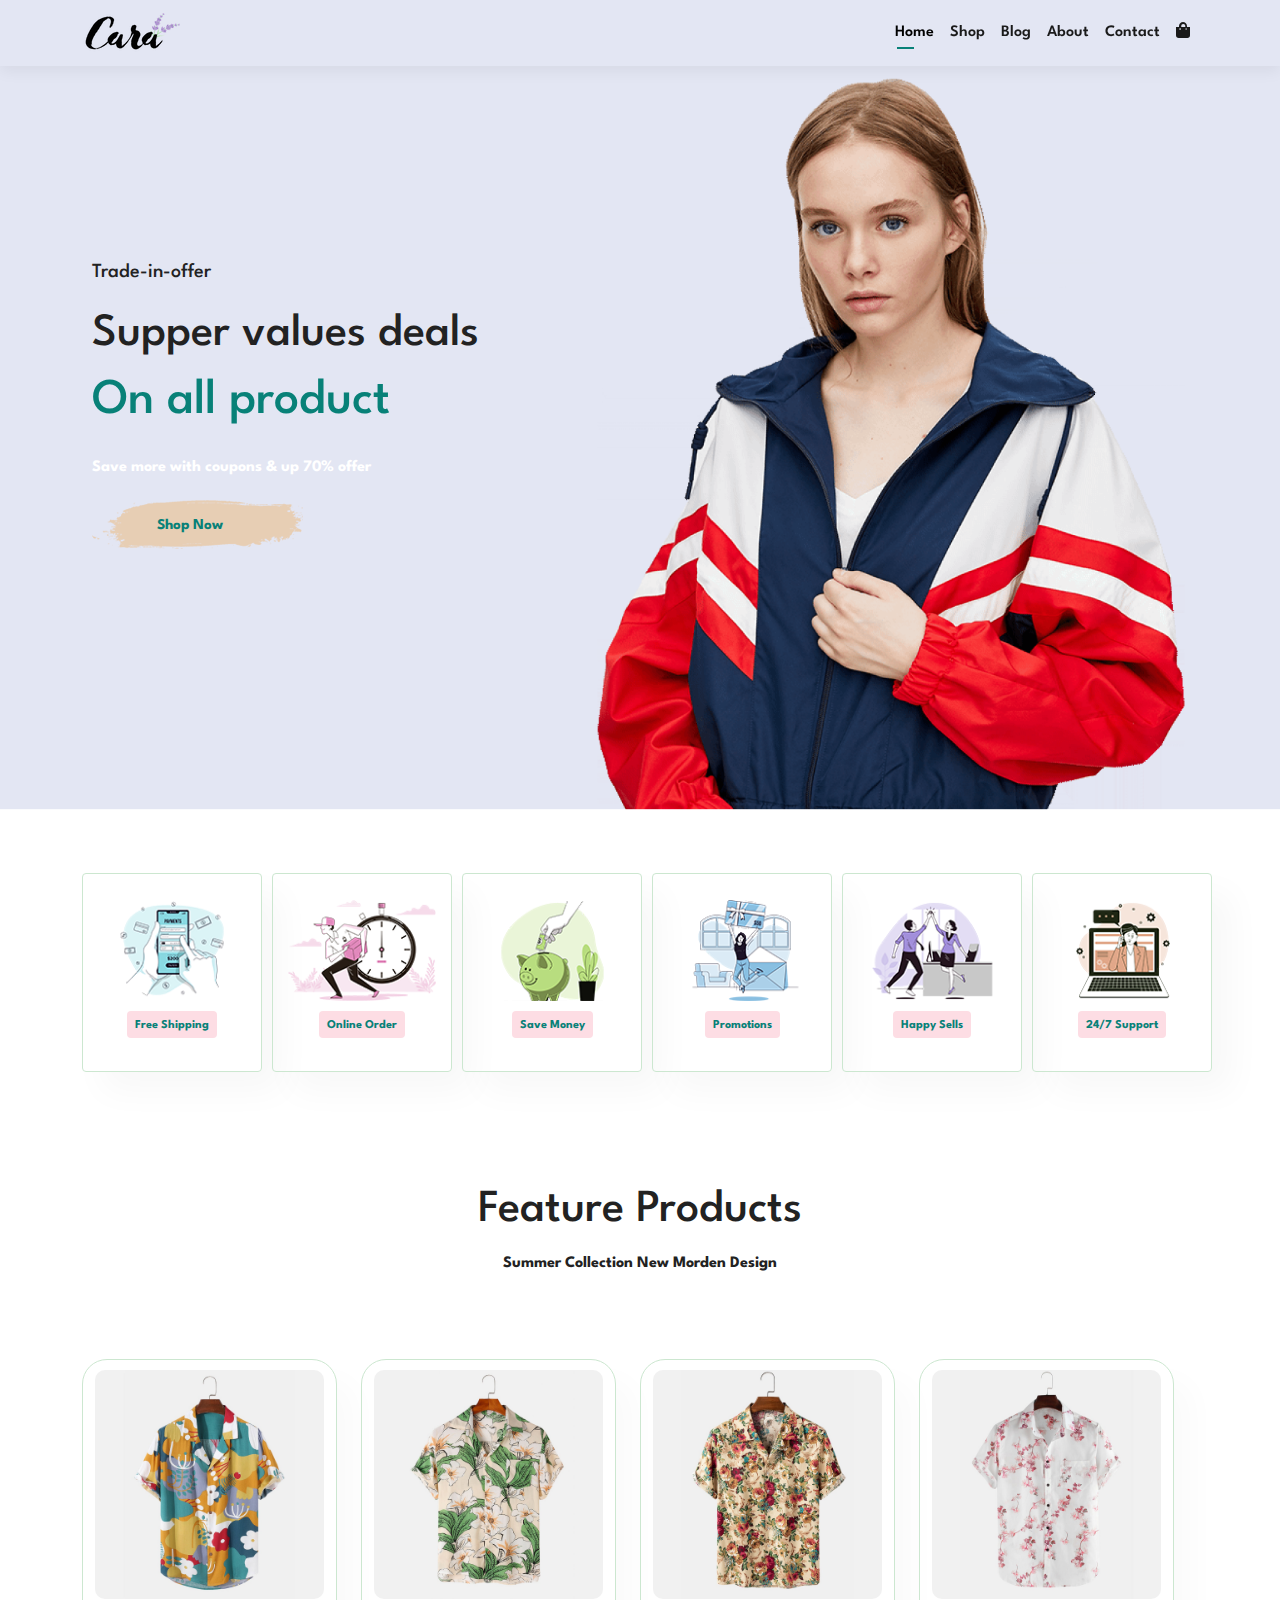
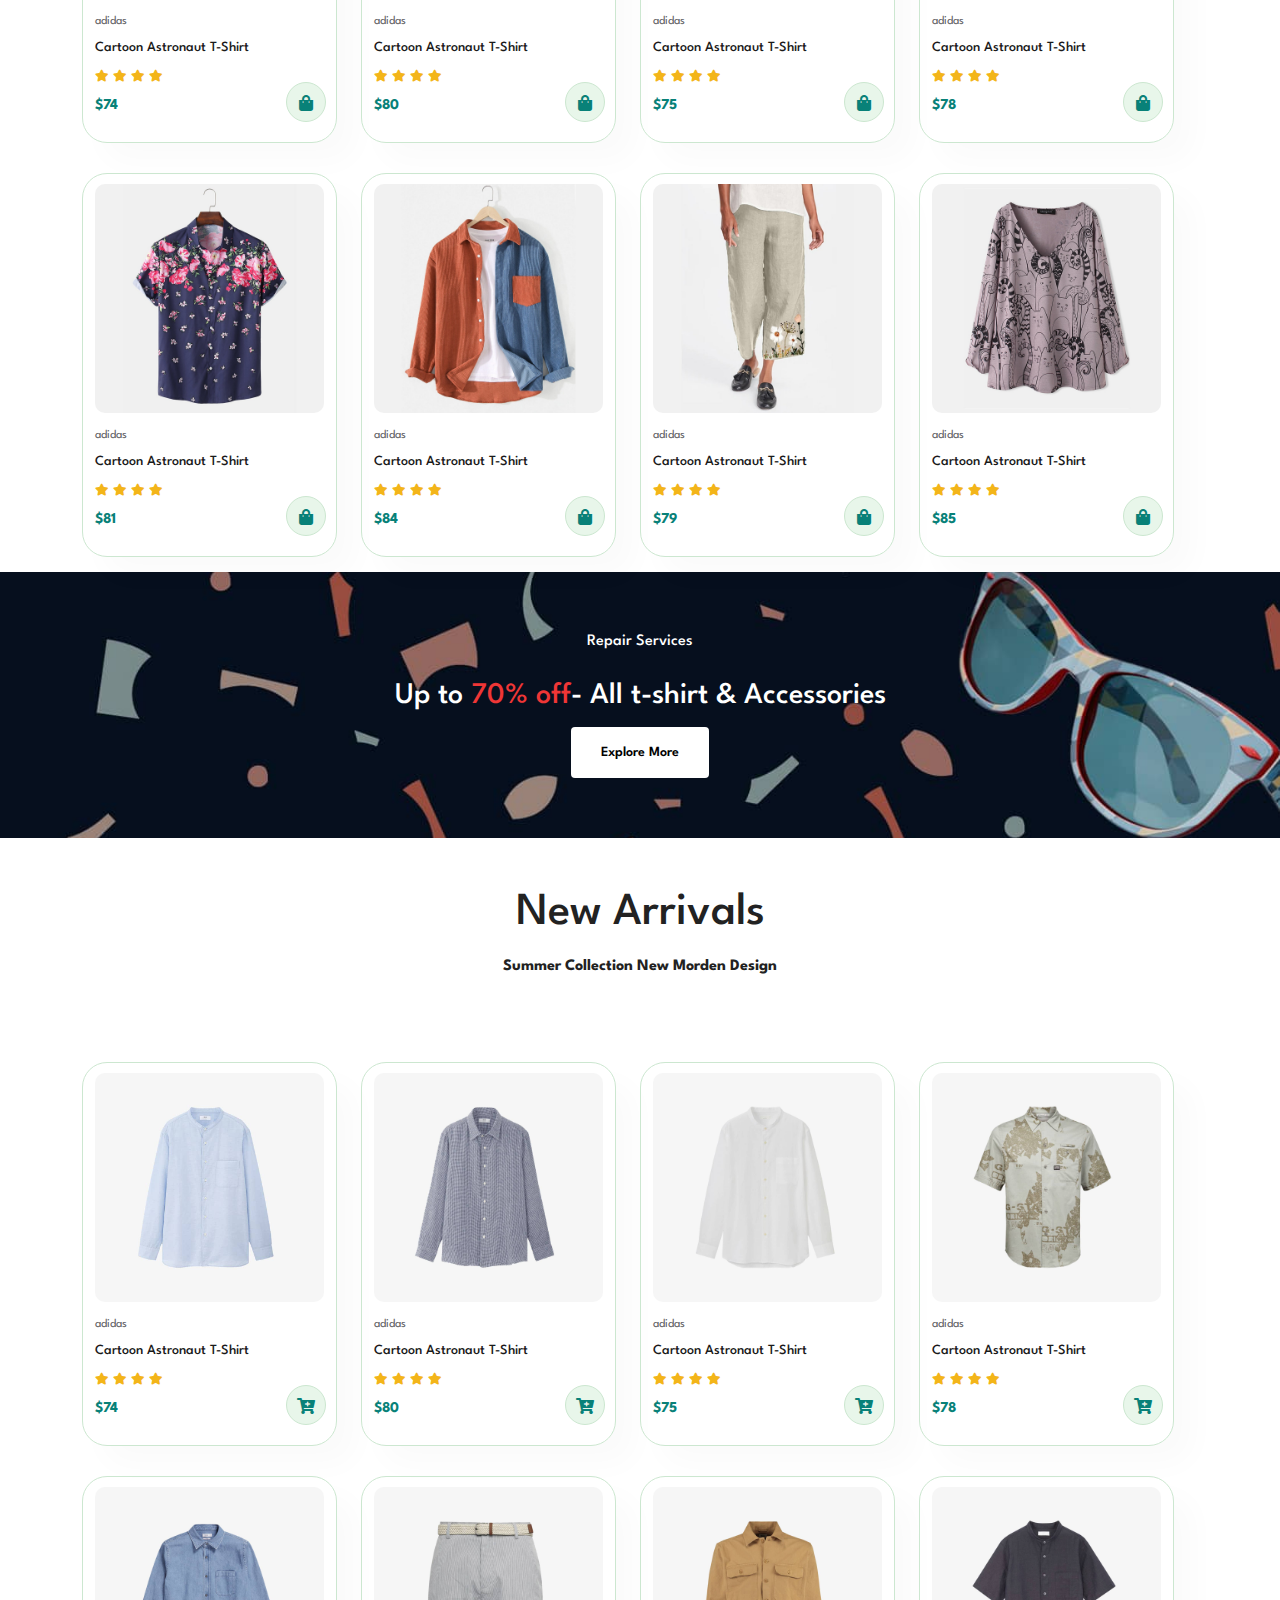
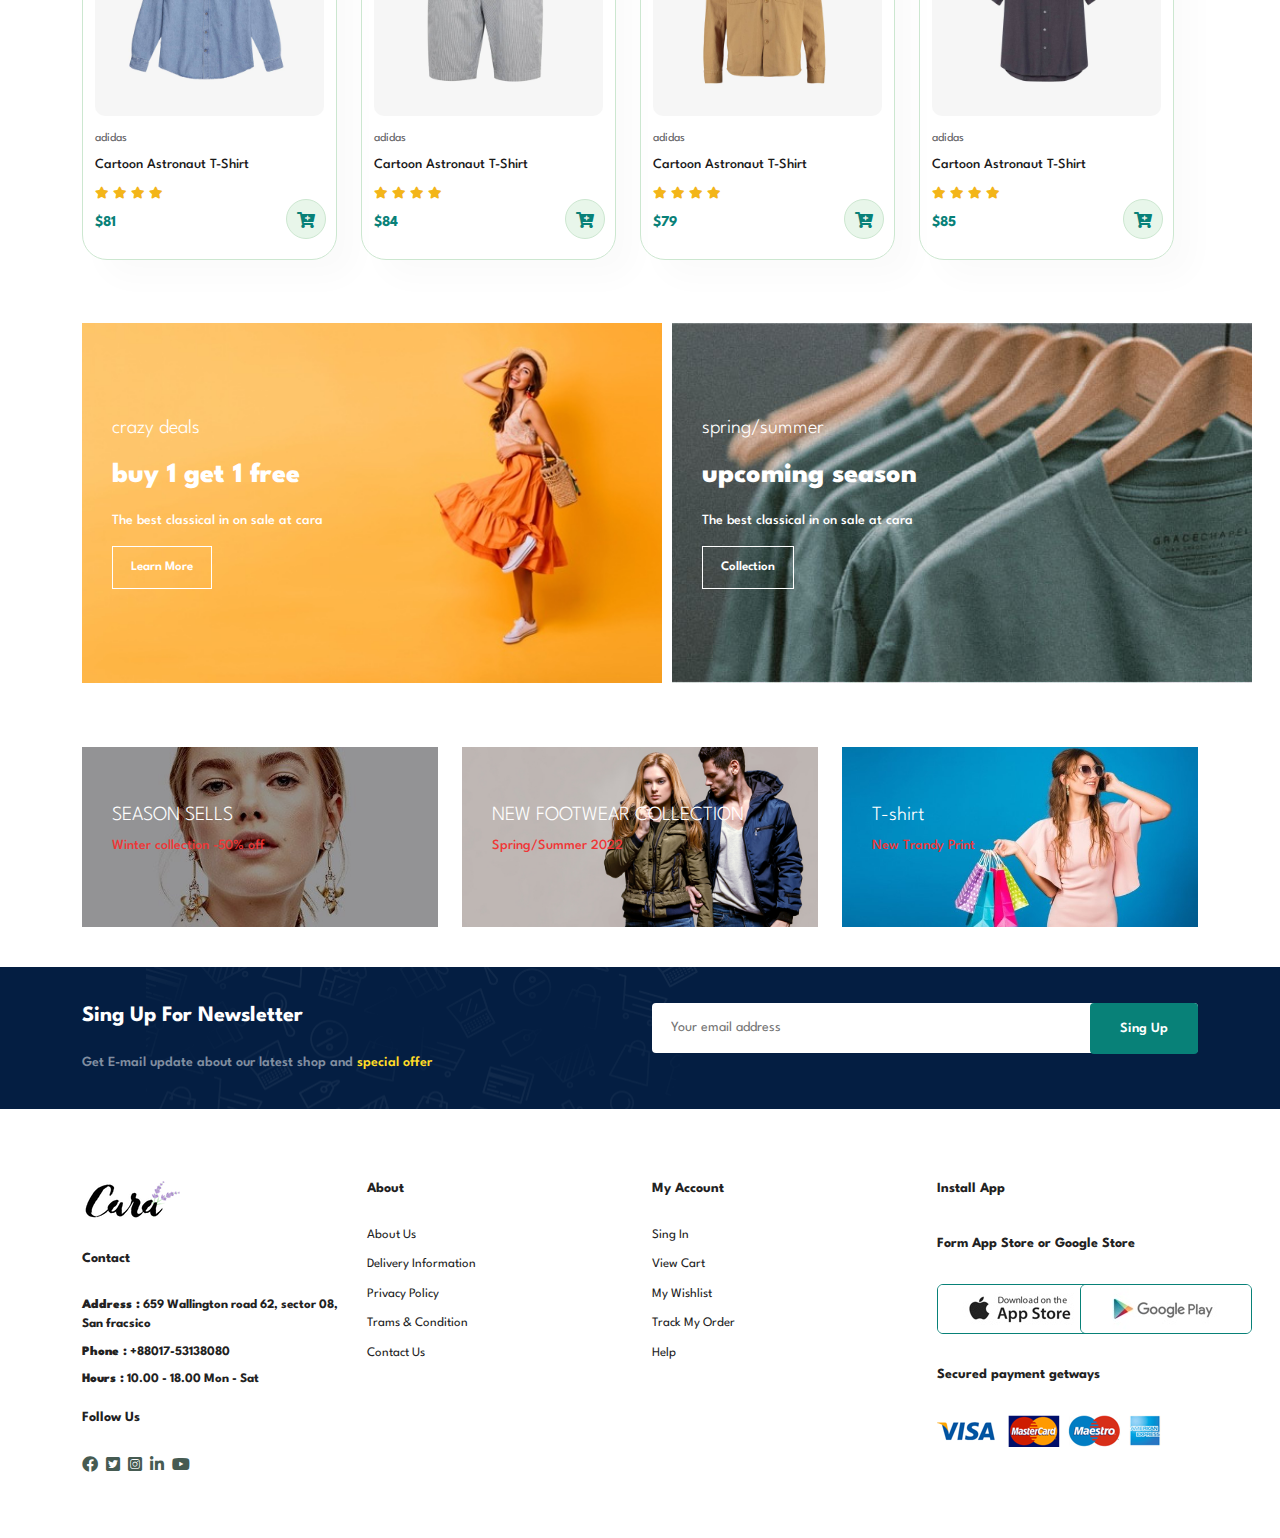
<file: index.html>
<!DOCTYPE html>
<html lang="en">
<head>
    <meta charset="UTF-8">
    <meta http-equiv="X-UA-Compatible" content="IE=edge">
    <meta name="viewport" content="width=device-width, initial-scale=1.0">
    <link rel="shortcut icon" href="/img/assets/favicon.ico" type="image/x-icon">

    <title>Ecommerce </title>
    <link href="https://cdn.jsdelivr.net/npm/bootstrap@5.1.3/dist/css/bootstrap.min.css" rel="stylesheet" >
    <!-- <link rel="stylesheet" href="./css/bootstrap.min.css"> -->
    <link rel="stylesheet" href="./css/fontawesome.css">
    <link rel="stylesheet" href="./css/style.css">
</head>
<body >


   <!-- header start here -->

   <nav class="navbar navbar-expand-lg fixed-top  ">
    <div class="container">
      <a class="navbar-brand" href="#">
          <img src="./img/img/logo.png" alt="">
      </a>
      <button class="navbar-toggler" type="button" data-bs-toggle="collapse" data-bs-target="#navbarNav" aria-controls="navbarNav" aria-expanded="false" aria-label="Toggle navigation">
        <span class="navbar-toggler-icon"></span>
      </button>
      <div class="collapse navbar-collapse" id="navbarNav">
        <ul class="navbar-nav ms-auto">
          <li class="nav-item">
            <a class="nav-link active" aria-current="page" href="index.html">Home</a>
          </li>
          <li class="nav-item">
            <a class="nav-link" href="shop.html">Shop</a>
          </li>
          <li class="nav-item">
            <a class="nav-link" href="blog.html">Blog</a>
          </li>
          <li class="nav-item">
            <a class="nav-link" href="about.html">About</a>
          </li>
          <li class="nav-item">
            <a class="nav-link"  href="content.html">Contact</a>
          </li>
          <li class="nav-item">
            <a class="nav-link" href="cart.html">
                <i class="fas fa-shopping-bag"></i>
            </a>
          </li>
        </ul>
      </div>
    </div>
  </nav>

   <!-- header start end -->

    <!-- hero start here -->   
    <section class="hero" id="hero">
        <div class="container">
            <div class="row">
                <div class="col-md-12">
                    <div class="hero-content">                        
                            <h4>Trade-in-offer</h4>
                            <h2> Supper values deals</h2>
                            <h1>On all product</h1>
                            <p>Save more with coupons & up 70% offer</p>
                            <button>Shop Now</button>                     
                     </div>
                </div>                
            </div>
        </div>
    </section>
    <!-- hero end here -->   

    <!-- feature start here --> 
    <section class="feature py-5" id="feature">
        <div class="container">
            <div class="row">
                <div class="col-md-2">
                    <div class="fe-box">
                        <img src="./img/img/features/f1.png" alt="">
                        <h6>Free Shipping</h6>
                    </div>
                </div>
                <div class="col-md-2">
                    <div class="fe-box">
                        <img src="./img/img/features/f2.png" alt="">
                        <h6>Online Order</h6>
                    </div>
                </div>
                <div class="col-md-2">
                    <div class="fe-box">
                        <img src="./img/img/features/f3.png" alt="">
                        <h6>Save Money</h6>
                    </div>
                </div>
                <div class="col-md-2">
                    <div class="fe-box">
                        <img src="./img/img/features/f4.png" alt="">
                        <h6>Promotions</h6>
                    </div>
                </div>
                <div class="col-md-2">
                    <div class="fe-box">
                        <img src="./img/img/features/f5.png" alt="">
                        <h6>Happy Sells</h6>
                    </div>
                </div>
                <div class="col-md-2">
                    <div class="fe-box">
                        <img src="./img/img/features/f6.png" alt="">
                        <h6>24/7 Support</h6>
                    </div>
                </div>
            </div>
        </div>
    </section>
    <!-- feature end here --> 

    <!-- product start here --> 
    <section class="product" id="product">
        <div class="container">
            <div class="row">
                <div class="product-name py-5 text-center">
                    <h2>Feature Products</h2>
                    <p>Summer Collection New Morden Design</p>
                </div>
                    <div class="row">
                        <div class="col-md-3">
                            <div class="new-feature">
                                <div class="product-img">
                                    <img src="./img/img/products/f1.jpg" class="img-fluid" alt="">
                                    <div class="product-discription">
                                        <span>adidas</span>
                                        <h5>Cartoon Astronaut T-Shirt</h5>
                                        <div class="start">
                                            <i class="fas fa-star"></i>
                                            <i class="fas fa-star"></i>
                                            <i class="fas fa-star"></i>
                                            <i class="fas fa-star"></i>
                                        </div>
                                        <h4>$74</h4>
                                    </div>
                                    <a href="">
                                        <i class="fas fa-shopping-bag cart"></i>
                                    </a>
                                </div>
                            </div>
                        </div>
                        <div class="col-md-3">
                            <div class="new-feature">
                                <div class="product-img">
                                    <img src="./img/img/products/f2.jpg" class="img-fluid" alt="">
                                    <div class="product-discription">
                                        <span>adidas</span>
                                        <h5>Cartoon Astronaut T-Shirt</h5>
                                        <div class="start">
                                            <i class="fas fa-star"></i>
                                            <i class="fas fa-star"></i>
                                            <i class="fas fa-star"></i>
                                            <i class="fas fa-star"></i>
                                        </div>
                                        <h4>$80</h4>
                                    </div>
                                    <a href="">
                                        <i class="fas fa-shopping-bag cart"></i>
                                    </a>
                                </div>
                            </div>
                        </div>
                        <div class="col-md-3">
                            <div class="new-feature">
                                <div class="product-img">
                                    <img src="./img/img/products/f3.jpg" class="img-fluid" alt="">
                                    <div class="product-discription">
                                        <span>adidas</span>
                                        <h5>Cartoon Astronaut T-Shirt</h5>
                                        <div class="start">
                                            <i class="fas fa-star"></i>
                                            <i class="fas fa-star"></i>
                                            <i class="fas fa-star"></i>
                                            <i class="fas fa-star"></i>
                                        </div>
                                        <h4>$75</h4>
                                    </div>
                                    <a href="">
                                        <i class="fas fa-shopping-bag cart"></i>
                                    </a>
                                </div>
                            </div>
                        </div>
                        <div class="col-md-3">
                            <div class="new-feature">
                                <div class="product-img">
                                    <img src="./img/img/products/f4.jpg" class="img-fluid" alt="">
                                    <div class="product-discription">
                                        <span>adidas</span>
                                        <h5>Cartoon Astronaut T-Shirt</h5>
                                        <div class="start">
                                            <i class="fas fa-star"></i>
                                            <i class="fas fa-star"></i>
                                            <i class="fas fa-star"></i>
                                            <i class="fas fa-star"></i>
                                        </div>
                                        <h4>$78</h4>
                                    </div>
                                    <a href="">
                                        <i class="fas fa-shopping-bag cart"></i>
                                    </a>
                                </div>
                            </div>
                        </div>
                    </div>
                    <div class="row">
                        <div class="col-md-3">
                            <div class="new-feature">
                                <div class="product-img">
                                    <img src="./img/img/products/f5.jpg" class="img-fluid" alt="">
                                    <div class="product-discription">
                                        <span>adidas</span>
                                        <h5>Cartoon Astronaut T-Shirt</h5>
                                        <div class="start">
                                            <i class="fas fa-star"></i>
                                            <i class="fas fa-star"></i>
                                            <i class="fas fa-star"></i>
                                            <i class="fas fa-star"></i>
                                        </div>
                                        <h4>$81</h4>
                                    </div>
                                    <a href="">
                                        <i class="fas fa-shopping-bag cart"></i>
                                    </a>
                                </div>
                            </div>
                        </div>
                        <div class="col-md-3">
                            <div class="new-feature">
                                <div class="product-img">
                                    <img src="./img/img/products/f6.jpg" class="img-fluid" alt="">
                                    <div class="product-discription">
                                        <span>adidas</span>
                                        <h5>Cartoon Astronaut T-Shirt</h5>
                                        <div class="start">
                                            <i class="fas fa-star"></i>
                                            <i class="fas fa-star"></i>
                                            <i class="fas fa-star"></i>
                                            <i class="fas fa-star"></i>
                                        </div>
                                        <h4>$84</h4>
                                    </div>
                                    <a href="">
                                        <i class="fas fa-shopping-bag cart"></i>
                                    </a>
                                </div>
                            </div>
                        </div>
                        <div class="col-md-3">
                            <div class="new-feature">
                                <div class="product-img">
                                    <img src="./img/img/products/f7.jpg" class="img-fluid" alt="">
                                    <div class="product-discription">
                                        <span>adidas</span>
                                        <h5>Cartoon Astronaut T-Shirt</h5>
                                        <div class="start">
                                            <i class="fas fa-star"></i>
                                            <i class="fas fa-star"></i>
                                            <i class="fas fa-star"></i>
                                            <i class="fas fa-star"></i>
                                        </div>
                                        <h4>$79</h4>
                                    </div>
                                    <a href="">
                                        <i class="fas fa-shopping-bag cart"></i>
                                    </a>
                                </div>
                            </div>
                        </div>
                        <div class="col-md-3">
                            <div class="new-feature">
                                <div class="product-img">
                                    <img src="./img/img/products/f8.jpg" class="img-fluid" alt="">
                                    <div class="product-discription">
                                        <span>adidas</span>
                                        <h5>Cartoon Astronaut T-Shirt</h5>
                                        <div class="start">
                                            <i class="fas fa-star"></i>
                                            <i class="fas fa-star"></i>
                                            <i class="fas fa-star"></i>
                                            <i class="fas fa-star"></i>
                                        </div>
                                        <h4>$85</h4>
                                    </div>
                                    <a href="">
                                        <i class="fas fa-shopping-bag cart"></i>
                                    </a>
                                </div>
                            </div>
                        </div>
                    </div>
            </div>
        </div>
    </section>
    <!-- product end here --> 

    <!-- banner start here --> 
    <section class="banner text-center py-5" id="banner">
        <div class="container">
            <div class="row">
                <div class="col-md-12">
                    <div class="banner-content">
                        <h4>Repair Services</h4>
                        <h2>Up to <span>70% off</span>- All t-shirt & Accessories</h2>
                        <button class="normal">Explore More</button>
                    </div>
                </div>
            </div>
        </div>
    </section>
    <!-- banner end here --> 

    <!-- product start here --> 
    <section class="product" id="product">
        <div class="container">
            <div class="row">
                <div class="product-name py-5 text-center">
                    <h2>New Arrivals</h2>
                    <p>Summer Collection New Morden Design</p>
                </div>
                    <div class="row">
                        <div class="col-md-3">
                            <div class="new-feature">
                                <div class="product-img">
                                    <img src="./img/img/products/n1.jpg" class="img-fluid" alt="">
                                    <div class="product-discription">
                                        <span>adidas</span>
                                        <h5>Cartoon Astronaut T-Shirt</h5>
                                        <div class="start">
                                            <i class="fas fa-star"></i>
                                            <i class="fas fa-star"></i>
                                            <i class="fas fa-star"></i>
                                            <i class="fas fa-star"></i>
                                        </div>
                                        <h4>$74</h4>
                                    </div>
                                    <a href="">
                                        <i class="fas fa-cart-plus cart"></i>
                                    </a>
                                </div>
                            </div>
                        </div>
                        <div class="col-md-3">
                            <div class="new-feature">
                                <div class="product-img">
                                    <img src="./img/img/products/n2.jpg" class="img-fluid" alt="">
                                    <div class="product-discription">
                                        <span>adidas</span>
                                        <h5>Cartoon Astronaut T-Shirt</h5>
                                        <div class="start">
                                            <i class="fas fa-star"></i>
                                            <i class="fas fa-star"></i>
                                            <i class="fas fa-star"></i>
                                            <i class="fas fa-star"></i>
                                        </div>
                                        <h4>$80</h4>
                                    </div>
                                    <a href="">
                                        <i class="fas fa-cart-plus cart"></i>
                                    </a>
                                </div>
                            </div>
                        </div>
                        <div class="col-md-3">
                            <div class="new-feature">
                                <div class="product-img">
                                    <img src="./img/img/products/n3.jpg" class="img-fluid" alt="">
                                    <div class="product-discription">
                                        <span>adidas</span>
                                        <h5>Cartoon Astronaut T-Shirt</h5>
                                        <div class="start">
                                            <i class="fas fa-star"></i>
                                            <i class="fas fa-star"></i>
                                            <i class="fas fa-star"></i>
                                            <i class="fas fa-star"></i>
                                        </div>
                                        <h4>$75</h4>
                                    </div>
                                    <a href="">
                                        <i class="fas fa-cart-plus cart"></i>
                                    </a>
                                </div>
                            </div>
                        </div>
                        <div class="col-md-3">
                            <div class="new-feature">
                                <div class="product-img">
                                    <img src="./img/img/products/n4.jpg" class="img-fluid" alt="">
                                    <div class="product-discription">
                                        <span>adidas</span>
                                        <h5>Cartoon Astronaut T-Shirt</h5>
                                        <div class="start">
                                            <i class="fas fa-star"></i>
                                            <i class="fas fa-star"></i>
                                            <i class="fas fa-star"></i>
                                            <i class="fas fa-star"></i>
                                        </div>
                                        <h4>$78</h4>
                                    </div>
                                    <a href="">
                                        <i class="fas fa-cart-plus cart"></i>
                                    </a>
                                </div>
                            </div>
                        </div>
                    </div>
                    <div class="row">
                        <div class="col-md-3">
                            <div class="new-feature">
                                <div class="product-img">
                                    <img src="./img/img/products/n5.jpg" class="img-fluid" alt="">
                                    <div class="product-discription">
                                        <span>adidas</span>
                                        <h5>Cartoon Astronaut T-Shirt</h5>
                                        <div class="start">
                                            <i class="fas fa-star"></i>
                                            <i class="fas fa-star"></i>
                                            <i class="fas fa-star"></i>
                                            <i class="fas fa-star"></i>
                                        </div>
                                        <h4>$81</h4>
                                    </div>
                                    <a href="">
                                        <i class="fas fa-cart-plus cart"></i>
                                    </a>
                                </div>
                            </div>
                        </div>
                        <div class="col-md-3">
                            <div class="new-feature">
                                <div class="product-img">
                                    <img src="./img/img/products/n6.jpg" class="img-fluid" alt="">
                                    <div class="product-discription">
                                        <span>adidas</span>
                                        <h5>Cartoon Astronaut T-Shirt</h5>
                                        <div class="start">
                                            <i class="fas fa-star"></i>
                                            <i class="fas fa-star"></i>
                                            <i class="fas fa-star"></i>
                                            <i class="fas fa-star"></i>
                                        </div>
                                        <h4>$84</h4>
                                    </div>
                                    <a href="">
                                        <i class="fas fa-cart-plus cart"></i>
                                    </a>
                                </div>
                            </div>
                        </div>
                        <div class="col-md-3">
                            <div class="new-feature">
                                <div class="product-img">
                                    <img src="./img/img/products/n7.jpg" class="img-fluid" alt="">
                                    <div class="product-discription">
                                        <span>adidas</span>
                                        <h5>Cartoon Astronaut T-Shirt</h5>
                                        <div class="start">
                                            <i class="fas fa-star"></i>
                                            <i class="fas fa-star"></i>
                                            <i class="fas fa-star"></i>
                                            <i class="fas fa-star"></i>
                                        </div>
                                        <h4>$79</h4>
                                    </div>
                                    <a href="">
                                        <i class="fas fa-cart-plus cart"></i>
                                    </a>
                                </div>
                            </div>
                        </div>
                        <div class="col-md-3">
                            <div class="new-feature">
                                <div class="product-img">
                                    <img src="./img/img/products/n8.jpg" class="img-fluid" alt="">
                                    <div class="product-discription">
                                        <span>adidas</span>
                                        <h5>Cartoon Astronaut T-Shirt</h5>
                                        <div class="start">
                                            <i class="fas fa-star"></i>
                                            <i class="fas fa-star"></i>
                                            <i class="fas fa-star"></i>
                                            <i class="fas fa-star"></i>
                                        </div>
                                        <h4>$85</h4>
                                    </div>
                                    <a href="">
                                        <i class="fas fa-cart-plus cart"></i>
                                    </a>
                                </div>
                            </div>
                        </div>
                    </div>
            </div>
        </div>
    </section>
    <!-- product end here -->

    <!-- sm-banner start here --> 
    <section class="sm-banner py-5" id="sm-banner">
        <div class="container">
            <div class="row">
                <div class="col-md-6">
                    <div class="banner-box">
                        <h4>crazy deals</h4>
                        <h2>buy 1 get 1 free</h2>
                         <span>The best classical in on sale at cara</span>
                         <button class="white">Learn More</button>
                    </div>
                 </div>
                 
                 <div class="col-md-6">
                    <div class="banner-box banner-box-2">
                        <h4>spring/summer</h4>
                        <h2>upcoming season</h2>
                         <span>The best classical in on sale at cara</span>
                         <button class="white">Collection</button>
                    </div>
                 </div>
            </div>
        </div>
    </section>
    <!-- sm-banner end here --> 

    <!-- banner3 start here --> 
      <section class="banner3 py-3" id="banner3">
          <div class="container">
              <div class="row">
                  <div class="col-md-4">
                      <div class="banner-content-3">
                          <h3>SEASON SELLS</h3>
                          <span>Winter collection -50% off</span>
                      </div>
                  </div>
                  <div class="col-md-4">
                      <div class="banner-content-3 img-1">
                          <h3>NEW FOOTWEAR COLLECTION</h3>
                          <span>Spring/Summer 2022</span>
                      </div>
                  </div>
                  <div class="col-md-4">
                      <div class="banner-content-3 img-2">
                          <h3>T-shirt</h3>
                          <span>New Trandy Print</span>
                      </div>
                  </div>
              </div>
          </div>
      </section>
   
    <!-- banner3 end here --> 

    <!-- newsletter start here --> 
    <section class="newsletter py-3 my-4" id="newsletter">
        <div class="container">
            <div class="row">
                <div class="col-md-6">
                    <div class="news">
                        <h4>Sing Up For Newsletter</h4>
                        <p>Get E-mail update about our latest shop and <span>special offer</span></p>
                    </div>
                </div>
                <div class="col-md-6">
                    <div class="form">
                        <input type="text" placeholder="Your email address">
                        <button class="normal">Sing Up</button>
                    </div>
                </div>
            </div>
        </div>
    </section>
    <!-- newsletter end here --> 

    <!-- footer start here -->
      <footer class="footer pt-5" id="footer">
          <div class="container">
              <div class="row">
                  <div class="col-md-3">
                    <div class="footer-1">
                        <img src="./img/img/logo.png" class="img-fluid logo" alt="">
                        <h4>Contact</h4>
                        <p> <strong>Address :</strong> 659 Wallington road 62, sector 08, San fracsico </p>
                        <p> <strong>Phone :</strong> +88017-53138080 </p>
                        <p> <strong>Hours :</strong> 10.00 -  18.00  Mon - Sat </p>
                        <div class="follow">
                            <h4>Follow Us</h4>
                            <div class="icon">
                                <i class="fab fa-facebook"></i>
                                <i class="fab fa-twitter-square"></i>
                                <i class="fab fa-instagram-square"></i>
                                <i class="fab fa-linkedin-in"></i>
                                <i class="fab fa-youtube"></i>
                            </div>
                        </div>
                    </div>  
                  </div>
                  <div class="col-md-3">
                      <div class="footer-2">
                          <h4>About</h4>
                          <a href="#">About Us</a>
                          <a href="#">Delivery Information</a>
                          <a href="#">Privacy Policy</a>
                          <a href="#">Trams & Condition</a>
                          <a href="#">Contact Us</a>
                      </div>
                  </div>
                  <div class="col-md-3">
                    <div class="footer-3">
                        <h4>My Account</h4>
                        <a href="#">Sing In</a>
                        <a href="#">View Cart</a>
                        <a href="#">My Wishlist</a>
                        <a href="#">Track My Order</a>
                        <a href="#">Help</a>
                    </div>
                  </div>
                  <div class="col-md-3">
                      <div class="footer-4">
                          <h4>Install App</h4>
                          <p>Form App Store or Google Store</p>
                          <div class="row">
                              <div class="col-md-6">
                               <div class="pay">
                                <img src="./img/img/pay/app.jpg" alt="">
                               </div>
                              </div>
                              <div class="col-md-6">
                                  <div class="pay">
                                    <img src="./img/img/pay/play.jpg" alt="">
                                  </div>
                              </div>
                          </div>
                          <p>Secured payment getways</p>
                          <img src="./img/img/pay/pay.png" alt="">
                      </div>
                  </div>
              </div>
          </div>
          <div class="copyRight">
              <p>2-22022 All Reserve By Ahsan</p>
          </div>
      </footer>
    <!-- footer end here -->

     
     <!-- bootstrap js -->
     <script src="https://cdn.jsdelivr.net/npm/bootstrap@5.1.3/dist/js/bootstrap.bundle.min.js" 
     ></script>
    <!-- <script ser="./js/bootstrap.bundle.min.js"></script>  -->
    <script src="./js/main.js"></script>
   
</body>
</html>
</file>
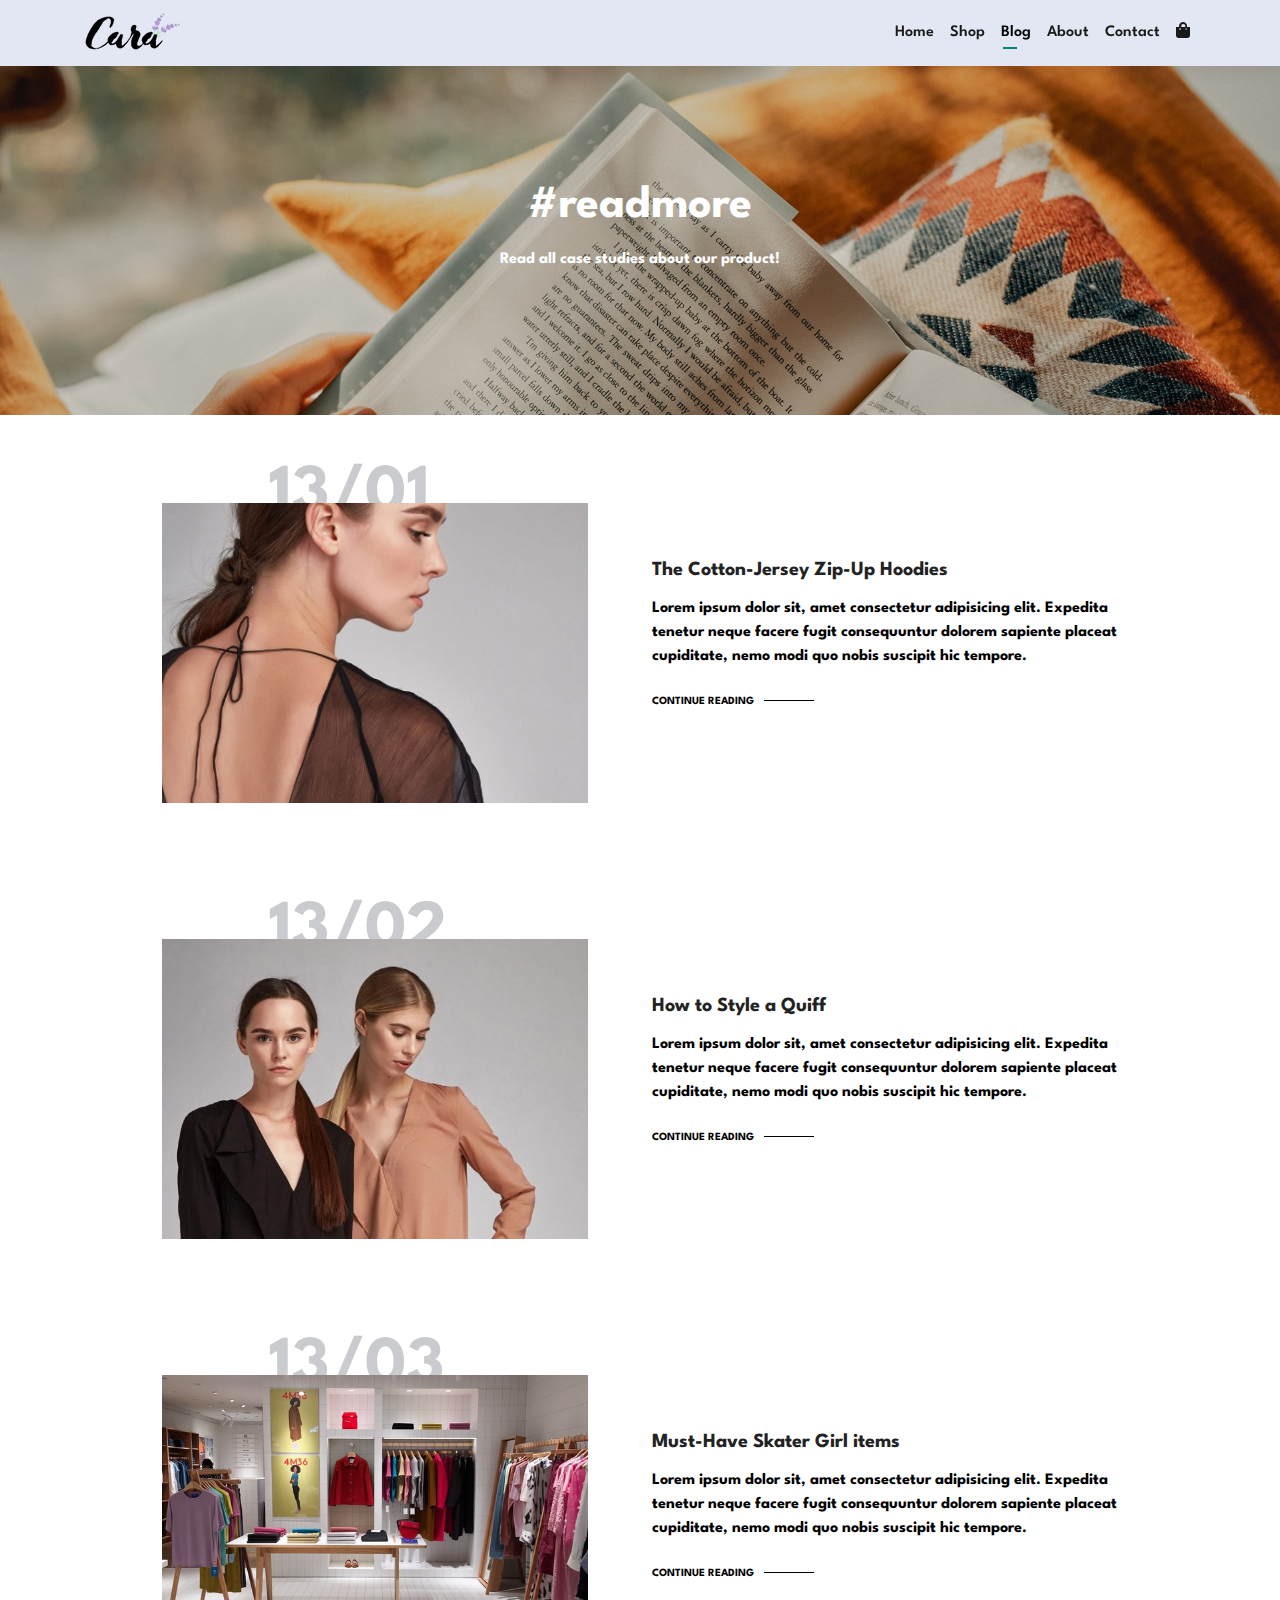
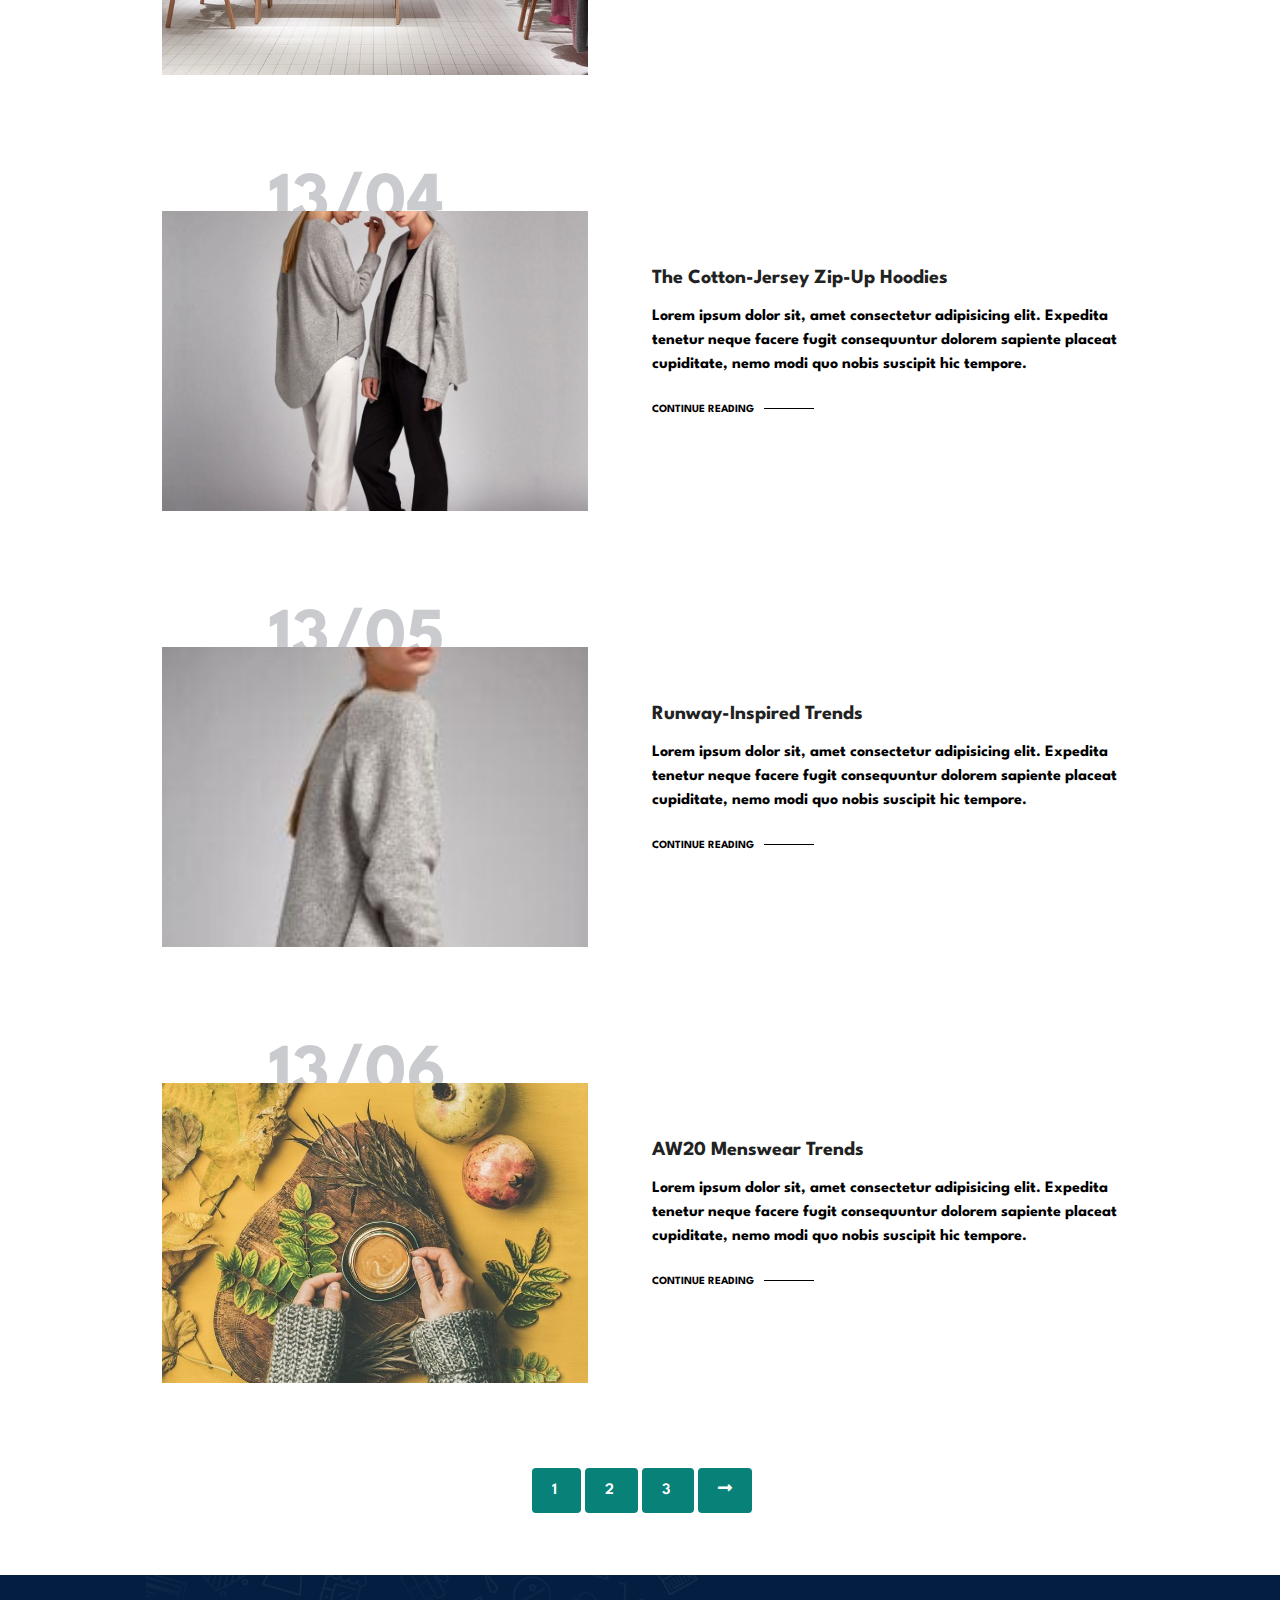
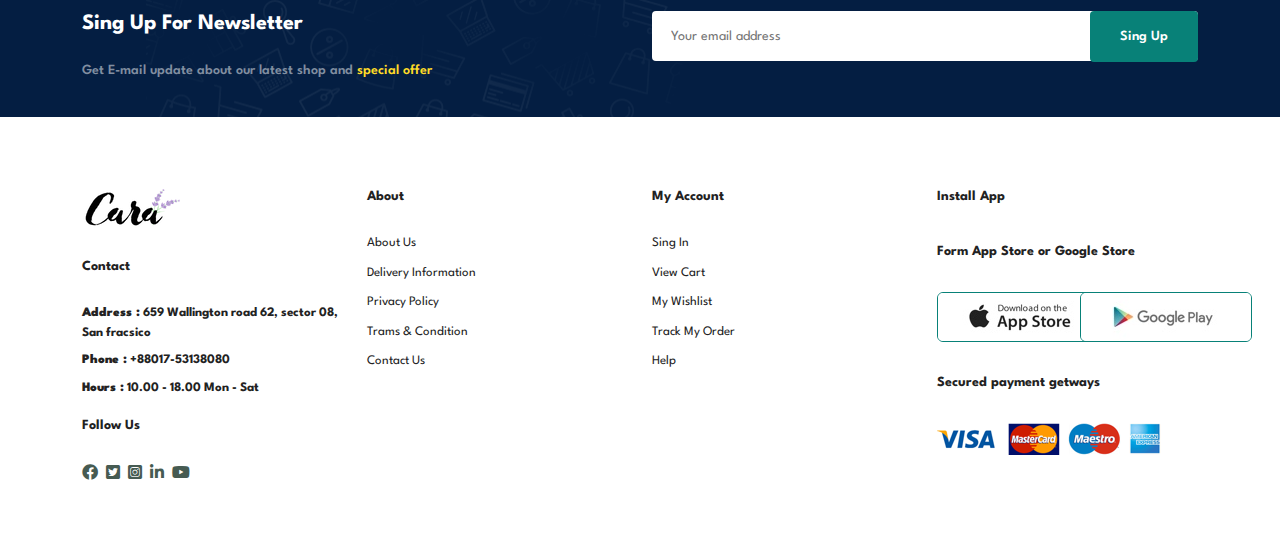
<file: blog.html>
<!DOCTYPE html>
<html lang="en">
<head>
    <meta charset="UTF-8">
    <meta http-equiv="X-UA-Compatible" content="IE=edge">
    <meta name="viewport" content="width=device-width, initial-scale=1.0">
    <link rel="shortcut icon" href="/img/assets/favicon.ico" type="image/x-icon">

    <title>Ecommerce </title>
    <link href="https://cdn.jsdelivr.net/npm/bootstrap@5.1.3/dist/css/bootstrap.min.css" rel="stylesheet" >
    <!-- <link rel="stylesheet" href="./css/bootstrap.min.css"> -->
    <link rel="stylesheet" href="./css/fontawesome.css">
    <link rel="stylesheet" href="./css/style.css">
</head>
<body >


   <!-- header start here -->

   <nav class="navbar navbar-expand-lg fixed-top  ">
    <div class="container">
      <a class="navbar-brand" href="#">
          <img src="./img/img/logo.png" alt="">
      </a>
      <button class="navbar-toggler" type="button" data-bs-toggle="collapse" data-bs-target="#navbarNav" aria-controls="navbarNav" aria-expanded="false" aria-label="Toggle navigation">
        <span class="navbar-toggler-icon"></span>
      </button>
      <div class="collapse navbar-collapse" id="navbarNav">
        <ul class="navbar-nav ms-auto">
          <li class="nav-item">
            <a class="nav-link " aria-current="page" href="index.html">Home</a>
          </li>
          <li class="nav-item">
            <a class="nav-link " href="shop.html">Shop</a>
          </li>
          <li class="nav-item">
            <a class="nav-link active" href="blog.html">Blog</a>
          </li>
          <li class="nav-item">
            <a class="nav-link" href="about.html">About</a>
          </li>
          <li class="nav-item">
            <a class="nav-link"  href="content.html">Contact</a>
          </li>
          <li class="nav-item">
            <a class="nav-link" href="cart.html">
                <i class="fas fa-shopping-bag"></i>
            </a>
          </li>
        </ul>
      </div>
    </div>
  </nav>

   <!-- header start end -->
  
   <!-- hero start here -->   
   <section class="page-header blog-header" id="page-header">
    <div class="container">
        <div class="row">
            <div class="col-md-12">
                <div class="page-header-content">                        
                        
                        <h2>#readmore</h2>
                        
                        <p>Read all case studies about our product!</p>
                                          
                 </div>
            </div>                
        </div>
    </div>
   </section>
   <!-- hero end here -->
   
   <!-- blog start  -->
   <section class="blog py-5" id="blog">
       <div class="container">
           <div class="row">
               <div class="col-md-6">
                   <div class="blog-box">
                       <div class="blog-img">
                           <img src="./img/img/blog/b1.jpg" class="img-fluid" alt="">
                       </div>
                   </div>
               </div>
               <div class="col-md-6">
                   <div class="blog-details">
                       <h4>The Cotton-Jersey Zip-Up Hoodies</h4>
                       <p>Lorem ipsum dolor sit, amet consectetur adipisicing elit. Expedita tenetur neque facere fugit consequuntur dolorem sapiente placeat cupiditate, nemo modi quo nobis suscipit hic tempore.</p>
                       <a href="#">CONTINUE READING</a>
                       <h2>13/01</h2>
                   </div>               
               </div>
           </div>
       </div>
   </section>
   <section class="blog py-5" id="blog">
       <div class="container">
           <div class="row">
               <div class="col-md-6">
                   <div class="blog-box">
                       <div class="blog-img">
                           <img src="./img/img/blog/b2.jpg" class="img-fluid" alt="">
                       </div>
                   </div>
               </div>
               <div class="col-md-6">
                   <div class="blog-details">
                       <h4>How to Style a Quiff</h4>
                       <p>Lorem ipsum dolor sit, amet consectetur adipisicing elit. Expedita tenetur neque facere fugit consequuntur dolorem sapiente placeat cupiditate, nemo modi quo nobis suscipit hic tempore.</p>
                       <a href="#">CONTINUE READING</a>
                       <h2>13/02</h2>
                   </div>               
               </div>
           </div>
       </div>
   </section>
   <section class="blog py-5" id="blog">
       <div class="container">
           <div class="row">
               <div class="col-md-6">
                   <div class="blog-box">
                       <div class="blog-img">
                           <img src="./img/img/blog/b3.jpg" class="img-fluid" alt="">
                       </div>
                   </div>
               </div>
               <div class="col-md-6">
                   <div class="blog-details">
                       <h4>Must-Have Skater Girl items</h4>
                       <p>Lorem ipsum dolor sit, amet consectetur adipisicing elit. Expedita tenetur neque facere fugit consequuntur dolorem sapiente placeat cupiditate, nemo modi quo nobis suscipit hic tempore.</p>
                       <a href="#">CONTINUE READING</a>
                       <h2>13/03</h2>
                   </div>               
               </div>
           </div>
       </div>
   </section>
   <section class="blog py-5" id="blog">
       <div class="container">
           <div class="row">
               <div class="col-md-6">
                   <div class="blog-box">
                       <div class="blog-img">
                           <img src="./img/img/blog/b4.jpg" class="img-fluid" alt="">
                       </div>
                   </div>
               </div>
               <div class="col-md-6">
                   <div class="blog-details">
                       <h4>The Cotton-Jersey Zip-Up Hoodies</h4>
                       <p>Lorem ipsum dolor sit, amet consectetur adipisicing elit. Expedita tenetur neque facere fugit consequuntur dolorem sapiente placeat cupiditate, nemo modi quo nobis suscipit hic tempore.</p>
                       <a href="#">CONTINUE READING</a>
                       <h2>13/04</h2>
                   </div>               
               </div>
           </div>
       </div>
   </section>
   <section class="blog py-5" id="blog">
       <div class="container">
           <div class="row">
               <div class="col-md-6">
                   <div class="blog-box">
                       <div class="blog-img">
                           <img src="./img/img/blog/b5.jpg" class="img-fluid" alt="">
                       </div>
                   </div>
               </div>
               <div class="col-md-6">
                   <div class="blog-details">
                       <h4>Runway-Inspired Trends</h4>
                       <p>Lorem ipsum dolor sit, amet consectetur adipisicing elit. Expedita tenetur neque facere fugit consequuntur dolorem sapiente placeat cupiditate, nemo modi quo nobis suscipit hic tempore.</p>
                       <a href="#">CONTINUE READING</a>
                       <h2>13/05</h2>
                   </div>               
               </div>
           </div>
       </div>
   </section>
   <section class="blog py-5" id="blog">
       <div class="container">
           <div class="row">
               <div class="col-md-6">
                   <div class="blog-box">
                       <div class="blog-img">
                           <img src="./img/img/blog/b6.jpg" class="img-fluid" alt="">
                       </div>
                   </div>
               </div>
               <div class="col-md-6">
                   <div class="blog-details">
                       <h4>AW20 Menswear Trends</h4>
                       <p>Lorem ipsum dolor sit, amet consectetur adipisicing elit. Expedita tenetur neque facere fugit consequuntur dolorem sapiente placeat cupiditate, nemo modi quo nobis suscipit hic tempore.</p>
                       <a href="#">CONTINUE READING</a>
                       <h2>13/06</h2>
                   </div>               
               </div>
           </div>
       </div>
   </section>
   <!-- blog end -->

    <!-- pagination start -->
    <section class="pagination py-5 id="pagination">
        <div class="container">
            <div class="row">
              <div class="col-md-12">
                  <div class="pagination-icon">
                    <a href="#">1 </a>
                    <a href="#">2 </a>
                    <a href="#">3 </a>
                    <a href="#"><i class="fas fa-long-arrow-alt-right"></i> </a>
                  </div>
              </div>
            </div>
        </div>
    </section>
    <!-- pagination end -->

    <!-- newsletter start here --> 
    <section class="newsletter py-3 my-4" id="newsletter">
        <div class="container">
            <div class="row">
                <div class="col-md-6">
                    <div class="news">
                        <h4>Sing Up For Newsletter</h4>
                        <p>Get E-mail update about our latest shop and <span>special offer</span></p>
                    </div>
                </div>
                <div class="col-md-6">
                    <div class="form">
                        <input type="text" placeholder="Your email address">
                        <button class="normal">Sing Up</button>
                    </div>
                </div>
            </div>
        </div>
    </section>
    <!-- newsletter end here --> 

    <!-- footer start here -->
      <footer class="footer pt-5" id="footer">
          <div class="container">
              <div class="row">
                  <div class="col-md-3">
                    <div class="footer-1">
                        <img src="./img/img/logo.png" class="img-fluid logo" alt="">
                        <h4>Contact</h4>
                        <p> <strong>Address :</strong> 659 Wallington road 62, sector 08, San fracsico </p>
                        <p> <strong>Phone :</strong> +88017-53138080 </p>
                        <p> <strong>Hours :</strong> 10.00 -  18.00  Mon - Sat </p>
                        <div class="follow">
                            <h4>Follow Us</h4>
                            <div class="icon">
                                <i class="fab fa-facebook"></i>
                                <i class="fab fa-twitter-square"></i>
                                <i class="fab fa-instagram-square"></i>
                                <i class="fab fa-linkedin-in"></i>
                                <i class="fab fa-youtube"></i>
                            </div>
                        </div>
                    </div>  
                  </div>
                  <div class="col-md-3">
                      <div class="footer-2">
                          <h4>About</h4>
                          <a href="#">About Us</a>
                          <a href="#">Delivery Information</a>
                          <a href="#">Privacy Policy</a>
                          <a href="#">Trams & Condition</a>
                          <a href="#">Contact Us</a>
                      </div>
                  </div>
                  <div class="col-md-3">
                    <div class="footer-3">
                        <h4>My Account</h4>
                        <a href="#">Sing In</a>
                        <a href="#">View Cart</a>
                        <a href="#">My Wishlist</a>
                        <a href="#">Track My Order</a>
                        <a href="#">Help</a>
                    </div>
                  </div>
                  <div class="col-md-3">
                      <div class="footer-4">
                          <h4>Install App</h4>
                          <p>Form App Store or Google Store</p>
                          <div class="row">
                              <div class="col-md-6">
                               <div class="pay">
                                <img src="./img/img/pay/app.jpg" alt="">
                               </div>
                              </div>
                              <div class="col-md-6">
                                  <div class="pay">
                                    <img src="./img/img/pay/play.jpg" alt="">
                                  </div>
                              </div>
                          </div>
                          <p>Secured payment getways</p>
                          <img src="./img/img/pay/pay.png" alt="">
                      </div>
                  </div>
              </div>
          </div>
          <div class="copyRight">
              <p>2-22022 All Reserve By Ahsan</p>
          </div>
      </footer>
    <!-- footer end here -->

     
     <!-- bootstrap js -->
     <script src="https://cdn.jsdelivr.net/npm/bootstrap@5.1.3/dist/js/bootstrap.bundle.min.js" 
     ></script>
    <!-- <script ser="./js/bootstrap.bundle.min.js"></script>  -->
    <script src="./js/main.js"></script>
   
</body>
</html>
</file>
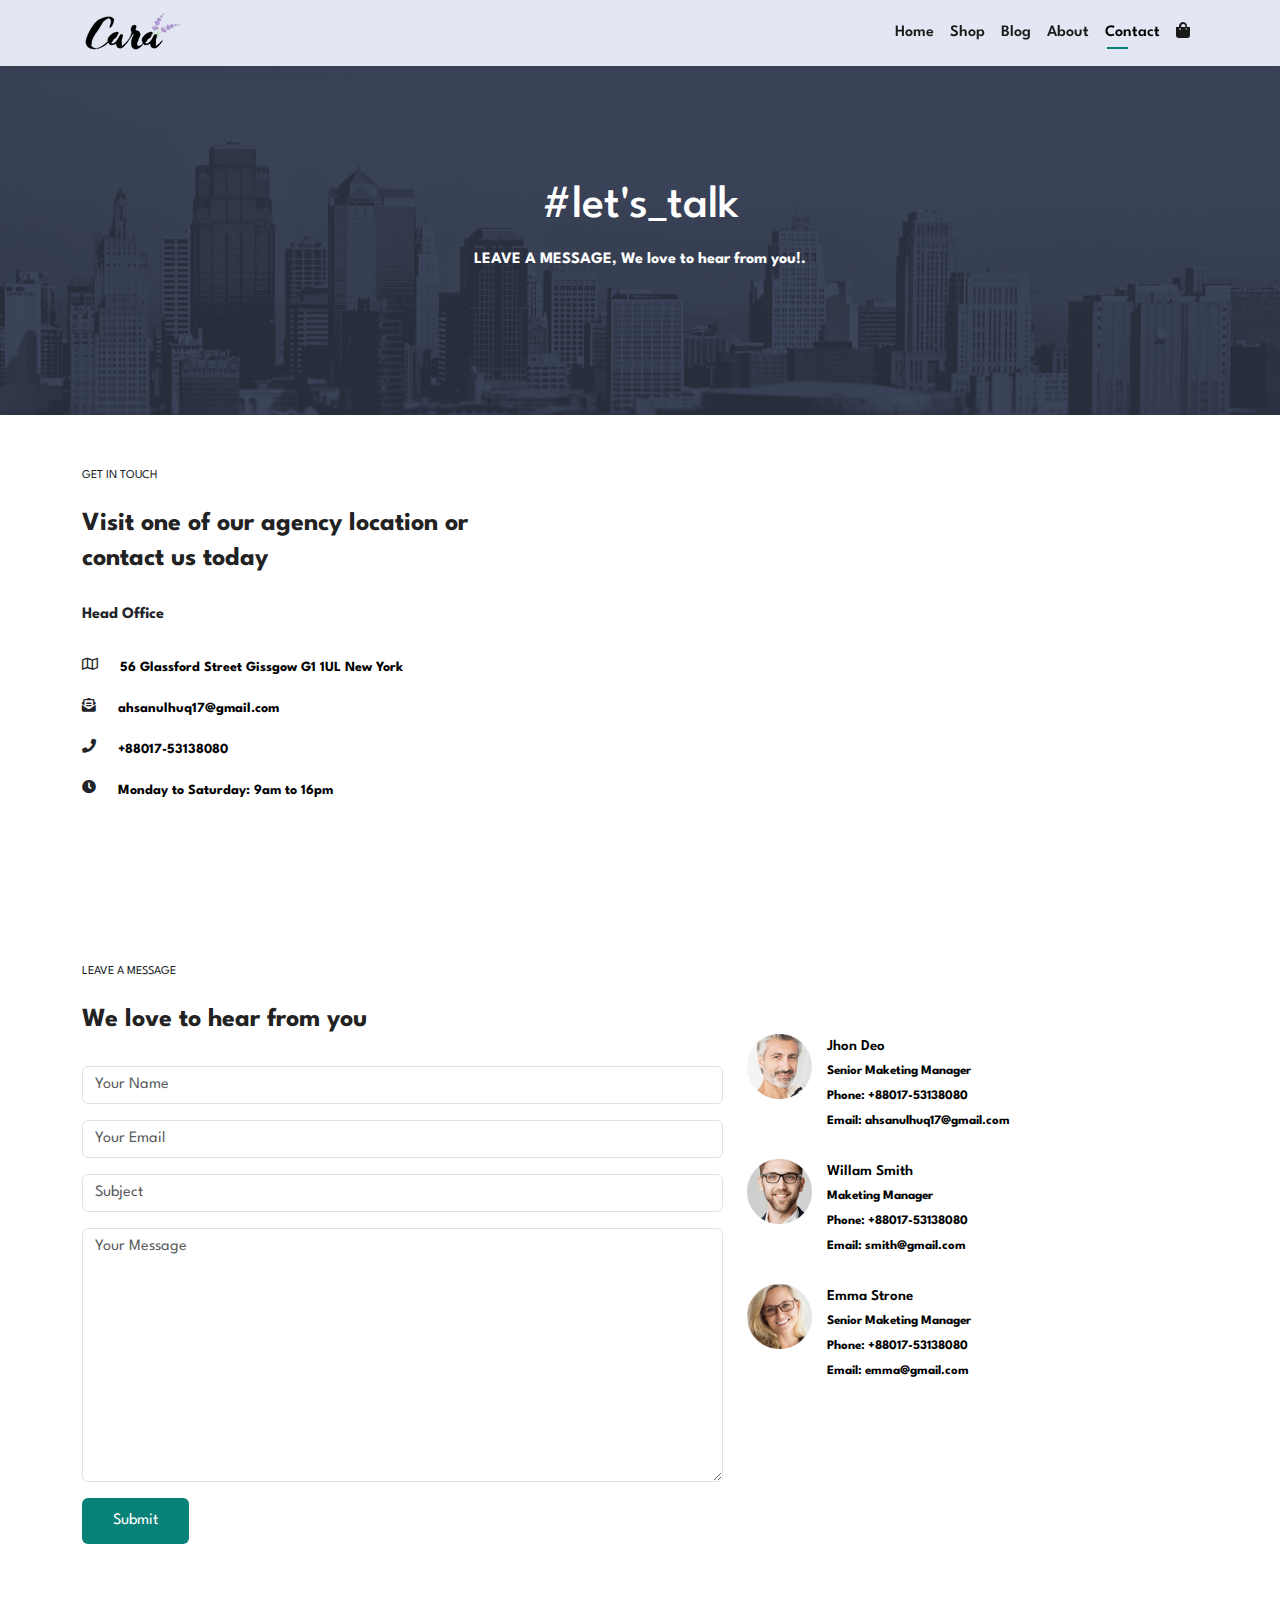
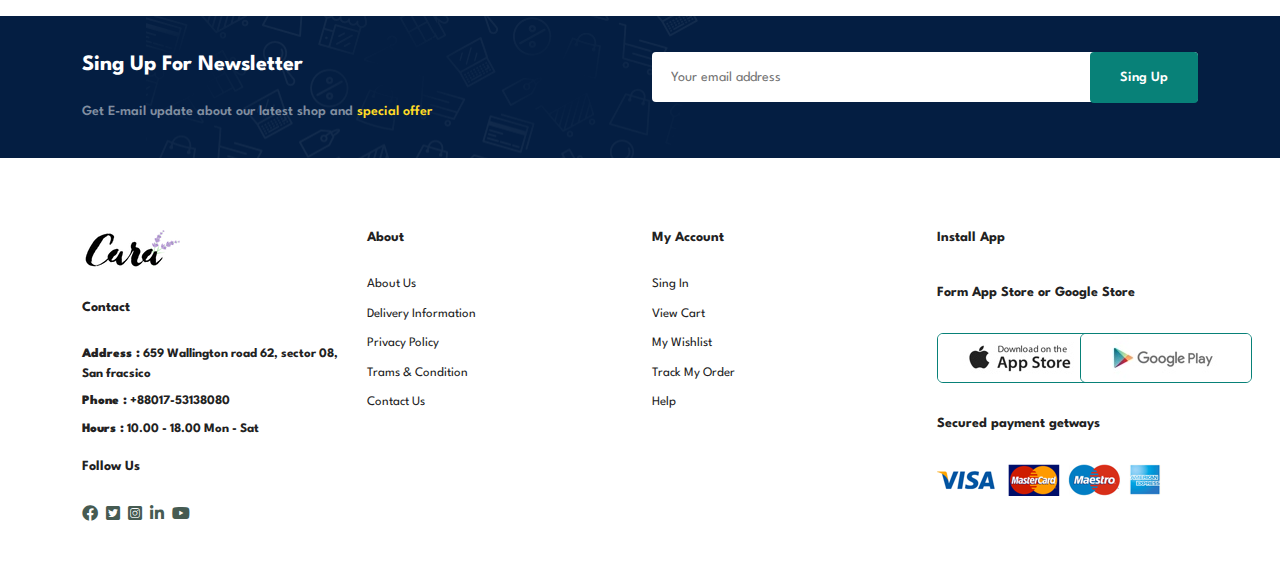
<file: content.html>
<!DOCTYPE html>
<html lang="en">
<head>
    <meta charset="UTF-8">
    <meta http-equiv="X-UA-Compatible" content="IE=edge">
    <meta name="viewport" content="width=device-width, initial-scale=1.0">
    <link rel="shortcut icon" href="/img/assets/favicon.ico" type="image/x-icon">

    <title>Ecommerce </title>
    <link href="https://cdn.jsdelivr.net/npm/bootstrap@5.1.3/dist/css/bootstrap.min.css" rel="stylesheet" >
    <!-- <link rel="stylesheet" href="./css/bootstrap.min.css"> -->
    <link rel="stylesheet" href="./css/fontawesome.css">
    <link rel="stylesheet" href="./css/style.css">
</head>
<body >


   <!-- header start here -->

   <nav class="navbar navbar-expand-lg fixed-top  ">
    <div class="container">
      <a class="navbar-brand" href="#">
          <img src="./img/img/logo.png" alt="">
      </a>
      <button class="navbar-toggler" type="button" data-bs-toggle="collapse" data-bs-target="#navbarNav" aria-controls="navbarNav" aria-expanded="false" aria-label="Toggle navigation">
        <span class="navbar-toggler-icon"></span>
      </button>
      <div class="collapse navbar-collapse" id="navbarNav">
        <ul class="navbar-nav ms-auto">
          <li class="nav-item">
            <a class="nav-link" aria-current="page" href="index.html">Home</a>
          </li>
          <li class="nav-item">
            <a class="nav-link" href="shop.html">Shop</a>
          </li>
          <li class="nav-item">
            <a class="nav-link" href="blog.html">Blog</a>
          </li>
          <li class="nav-item">
            <a class="nav-link " href="about.html">About</a>
          </li>
          <li class="nav-item">
            <a class="nav-link active"  href="content.html">Contact</a>
          </li>
          <li class="nav-item">
            <a class="nav-link" href="cart.html">
                <i class="fas fa-shopping-bag"></i>
            </a>
          </li>
        </ul>
      </div>
    </div>
  </nav>

   <!-- header start end -->

   <!--about-header start-->
   <section class="about-header" id="about-header">
    <div class="container">
        <div class="row">
            <div class="col-md-12">
                <div class="page-header-content">                        
                        
                        <h2>#let's_talk</h2>
                        
                        <p>LEAVE A MESSAGE, We love to hear from you!.</p>
                                          
                 </div>
            </div>                
        </div>
    </div>
   </section>

   <!--about-header end-->

    <!-- contact-details start  -->
    <section class="contact py-5" id="contact">
        <div class="container">
            <div class="row">
                <div class="col-md-5">
                  <div class="details">
                    <span>GET IN TOUCH</span> 
                    <h2>Visit one of our agency location or contact us today </h2>
                    <h3>Head Office</h3>
                  </div>
                  <div class="icon-details">
                      <li>
                        <i class="far fa-map"></i>
                        <p>56 Glassford Street Gissgow G1 1UL New York</p>
                      </li>
                      <li>
                        <i class="fas fa-envelope-open-text"></i>
                        <p>ahsanulhuq17@gmail.com</p>
                      </li>
                      <li>
                        <i class="fas fa-phone"></i>
                        <p>+88017-53138080</p>
                      </li>
                      <li>
                        <i class="fas fa-clock"></i>
                        <p>Monday to Saturday: 9am to 16pm</p>
                      </li>
                  </div>
                </div>
                <div class="col-md-7">
                  <div class="map">
                    <iframe src="https://www.google.com/maps/embed?pb=!1m18!1m12!1m3!1d2947.3820615459467!2d-71.11884878441427!3d42.377006842023555!2m3!1f0!2f0!3f0!3m2!1i1024!2i768!4f13.1!3m3!1m2!1s0x89e377427d7f0199%3A0x5937c65cee2427f0!2sHarvard%20University!5e0!3m2!1sen!2sbd!4v1643900205298!5m2!1sen!2sbd" width="600" height="450" style="border:0;" allowfullscreen="" loading="lazy"></iframe>
                  </div>
                </div>
            </div>
        </div>
    </section>
    <!-- contact-details end -->

    <!-- contact start  -->

     <section class="contact-details py-5" id="contact-details">
         <div class="container">
             <div class="row">
                 <div class="col-md-7">
                  <div class="form-details">
                      <form action="">
                          <span>LEAVE A MESSAGE</span>
                          <h2>We love to hear from you</h2>
                          <input type="text" placeholder="Your Name" class="form-control mb-3">
                          <input type="email" placeholder="Your Email" class="form-control mb-3">
                          <input type="text" placeholder="Subject" class="form-control mb-3">
                          <textarea class="form-control mb-3" placeholder="Your Message" name="" id="" cols="30" rows="10"></textarea>
                          <button class="btn">Submit</button>
                      </form>
                  </div>
                 </div>
                 <div class="col-md-5">
                    <div class="people">
                         <div>
                            <img src="./img/img/people/1.png" class="img-fluid" alt="">
                            <p>
                                <span>Jhon Deo</span> Senior Maketing Manager <br> Phone: +88017-53138080 <br>Email: ahsanulhuq17@gmail.com
                            </p>
                         </div>
                        <div>
                            <img src="./img/img/people/2.png" class="img-fluid" alt="">
                        <p>
                            <span>Willam Smith</span>  Maketing Manager <br> Phone: +88017-53138080 <br>Email: smith@gmail.com
                        </p>
                        </div>
                        <div>
                            <img src="./img/img/people/3.png" class="img-fluid" alt="">
                            <p>
                                <span>Emma Strone</span> Senior Maketing Manager <br> Phone: +88017-53138080 <br>Email: emma@gmail.com
                            </p>
                        </div>
                    </div>
                 </div>
             </div>
         </div>
     </section>
    <!-- contact end  -->

    <!-- newsletter start here --> 
    <section class="newsletter py-3 my-4" id="newsletter">
        <div class="container">
            <div class="row">
                <div class="col-md-6">
                    <div class="news">
                        <h4>Sing Up For Newsletter</h4>
                        <p>Get E-mail update about our latest shop and <span>special offer</span></p>
                    </div>
                </div>
                <div class="col-md-6">
                    <div class="form">
                        <input type="text" placeholder="Your email address">
                        <button class="normal">Sing Up</button>
                    </div>
                </div>
            </div>
        </div>
    </section>
    <!-- newsletter end here --> 

    <!-- footer start here -->
      <footer class="footer pt-5" id="footer">
          <div class="container">
              <div class="row">
                  <div class="col-md-3">
                    <div class="footer-1">
                        <img src="./img/img/logo.png" class="img-fluid logo" alt="">
                        <h4>Contact</h4>
                        <p> <strong>Address :</strong> 659 Wallington road 62, sector 08, San fracsico </p>
                        <p> <strong>Phone :</strong> +88017-53138080 </p>
                        <p> <strong>Hours :</strong> 10.00 -  18.00  Mon - Sat </p>
                        <div class="follow">
                            <h4>Follow Us</h4>
                            <div class="icon">
                                <i class="fab fa-facebook"></i>
                                <i class="fab fa-twitter-square"></i>
                                <i class="fab fa-instagram-square"></i>
                                <i class="fab fa-linkedin-in"></i>
                                <i class="fab fa-youtube"></i>
                            </div>
                        </div>
                    </div>  
                  </div>
                  <div class="col-md-3">
                      <div class="footer-2">
                          <h4>About</h4>
                          <a href="#">About Us</a>
                          <a href="#">Delivery Information</a>
                          <a href="#">Privacy Policy</a>
                          <a href="#">Trams & Condition</a>
                          <a href="#">Contact Us</a>
                      </div>
                  </div>
                  <div class="col-md-3">
                    <div class="footer-3">
                        <h4>My Account</h4>
                        <a href="#">Sing In</a>
                        <a href="#">View Cart</a>
                        <a href="#">My Wishlist</a>
                        <a href="#">Track My Order</a>
                        <a href="#">Help</a>
                    </div>
                  </div>
                  <div class="col-md-3">
                      <div class="footer-4">
                          <h4>Install App</h4>
                          <p>Form App Store or Google Store</p>
                          <div class="row">
                              <div class="col-md-6">
                               <div class="pay">
                                <img src="./img/img/pay/app.jpg" alt="">
                               </div>
                              </div>
                              <div class="col-md-6">
                                  <div class="pay">
                                    <img src="./img/img/pay/play.jpg" alt="">
                                  </div>
                              </div>
                          </div>
                          <p>Secured payment getways</p>
                          <img src="./img/img/pay/pay.png" alt="">
                      </div>
                  </div>
              </div>
          </div>
          <div class="copyRight">
              <p>2-22022 All Reserve By Ahsan</p>
          </div>
      </footer>
    <!-- footer end here -->

     
     <!-- bootstrap js -->
     <script src="https://cdn.jsdelivr.net/npm/bootstrap@5.1.3/dist/js/bootstrap.bundle.min.js" 
     ></script>
    <!-- <script ser="./js/bootstrap.bundle.min.js"></script>  -->
    <script src="./js/main.js"></script>
   
</body>
</html>
</file>
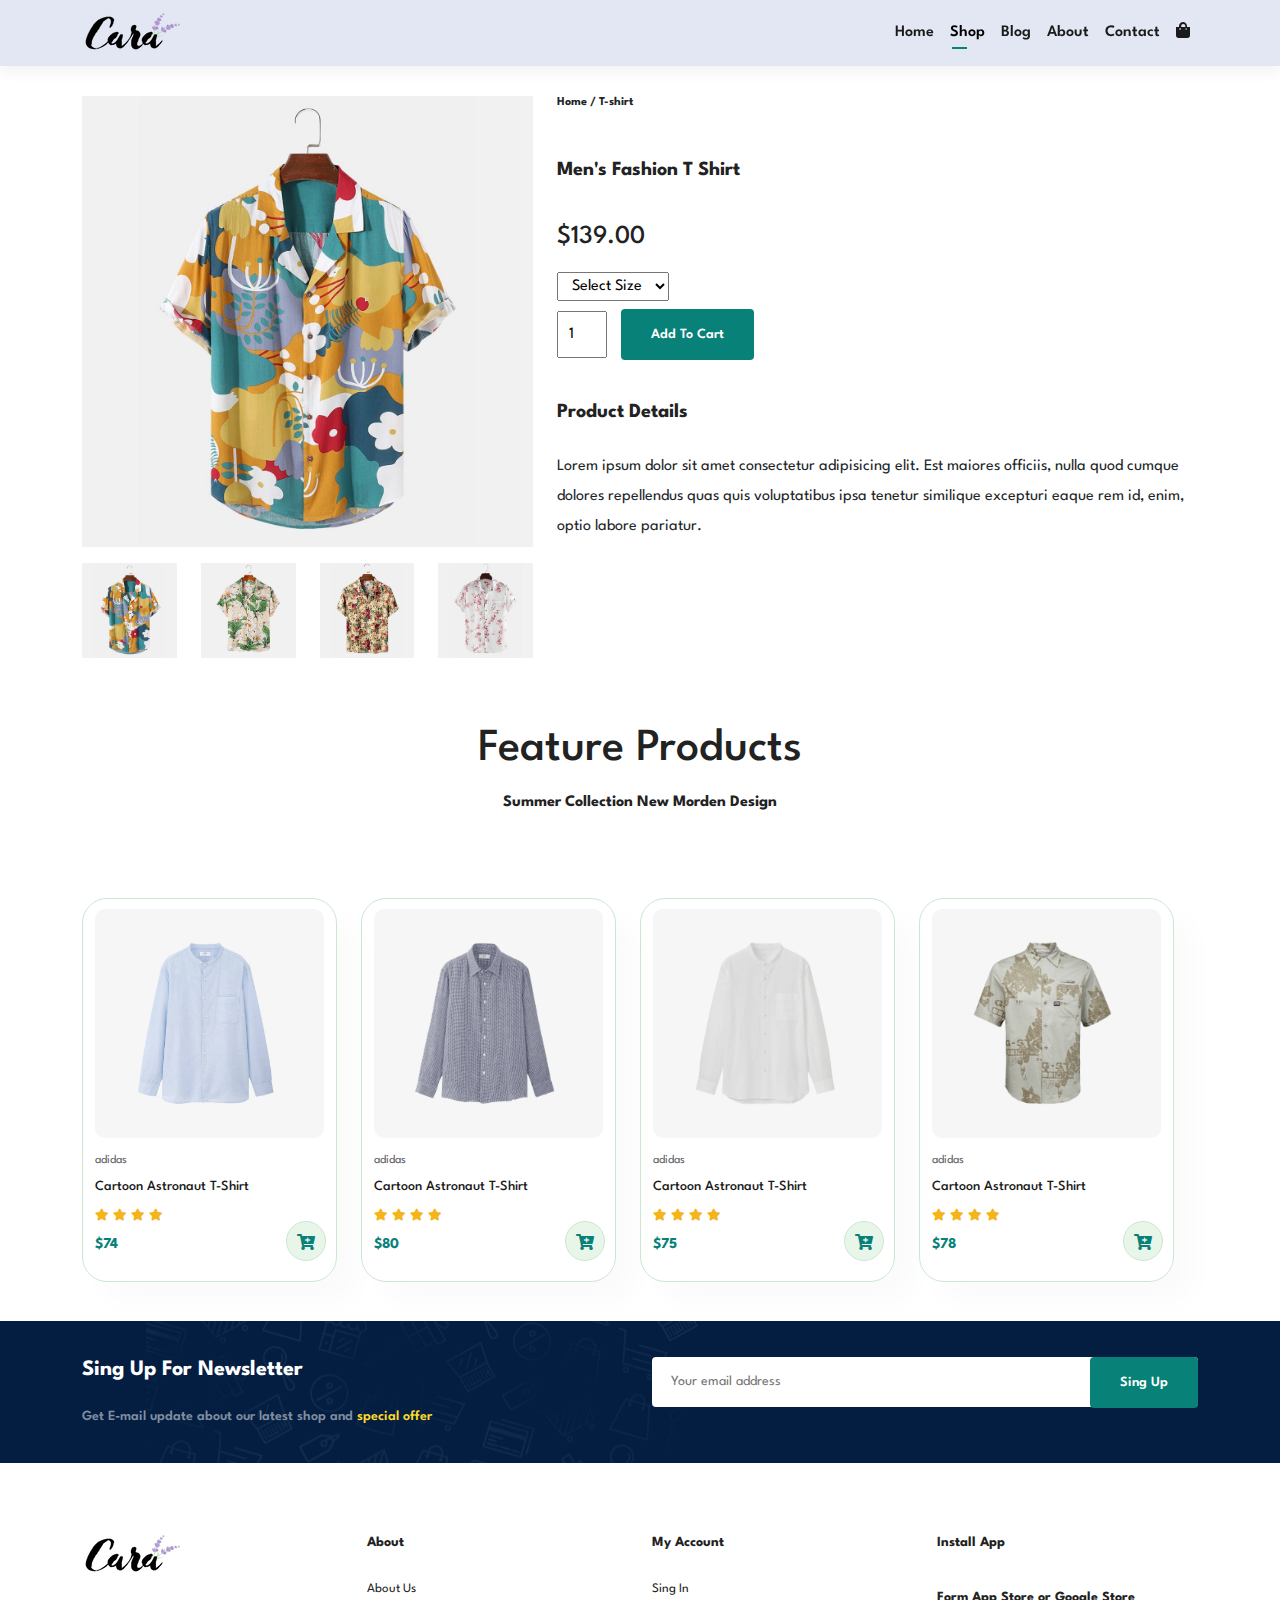
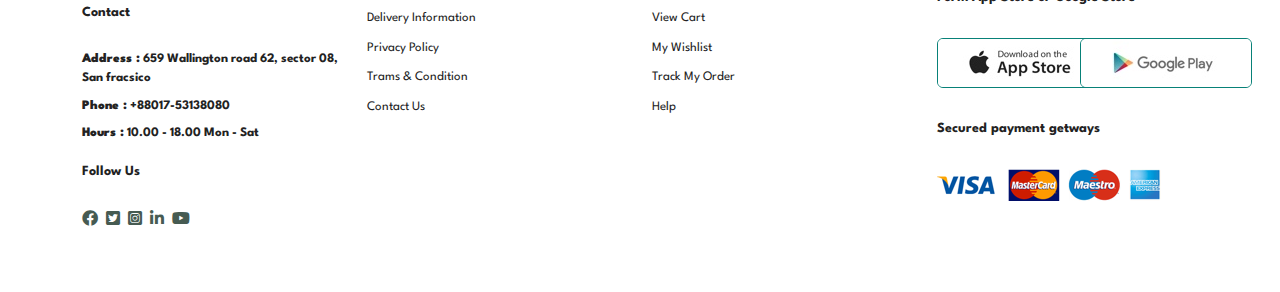
<file: product.html>
<!DOCTYPE html>
<html lang="en">
<head>
    <meta charset="UTF-8">
    <meta http-equiv="X-UA-Compatible" content="IE=edge">
    <meta name="viewport" content="width=device-width, initial-scale=1.0">
    <link rel="shortcut icon" href="/img/assets/favicon.ico" type="image/x-icon">

    <title>Ecommerce </title>
    <link href="https://cdn.jsdelivr.net/npm/bootstrap@5.1.3/dist/css/bootstrap.min.css" rel="stylesheet" >
    <!-- <link rel="stylesheet" href="./css/bootstrap.min.css"> -->
    <link rel="stylesheet" href="./css/fontawesome.css">
    <link rel="stylesheet" href="./css/style.css">
</head>
<body >

   <!-- header start here -->

   <nav class="navbar navbar-expand-lg fixed-top  ">
    <div class="container">
      <a class="navbar-brand" href="#">
          <img src="./img/img/logo.png" alt="">
      </a>
      <button class="navbar-toggler" type="button" data-bs-toggle="collapse" data-bs-target="#navbarNav" aria-controls="navbarNav" aria-expanded="false" aria-label="Toggle navigation">
        <span class="navbar-toggler-icon"></span>
      </button>
      <div class="collapse navbar-collapse" id="navbarNav">
        <ul class="navbar-nav ms-auto">
          <li class="nav-item">
            <a class="nav-link " aria-current="page" href="index.html">Home</a>
          </li>
          <li class="nav-item">
            <a class="nav-link active" href="shop.html">Shop</a>
          </li>
          <li class="nav-item">
            <a class="nav-link" href="blog.html">Blog</a>
          </li>
          <li class="nav-item">
            <a class="nav-link" href="about.html">About</a>
          </li>
          <li class="nav-item">
            <a class="nav-link"  href="content.html">Contact</a>
          </li>
          <li class="nav-item">
            <a class="nav-link" href="cart.html">
                <i class="fas fa-shopping-bag"></i>
            </a>
          </li>
        </ul>
      </div>
    </div>
  </nav>

   <!-- header start end -->

   <!-- product-details-start  -->

   <section class="product-details mt-5 pt-5" id="product-details">
       <div class="container">
           <div class="row">
               <div class="col-md-5">
                   <div class="single-pro-img">
                      <img class="img-fluid" width="100%" id="mainImg" src="./img/img/products/f1.jpg" alt="">
                      <div class="row py-3">
                          <div class="col-md-3">
                              <div class="small-img-group">
                                  <div class="small-img-col">
                                     <img src="./img/img/products/f1.jpg" width="100%" class="img-fluid small-img" alt="">                
                                  </div>
                              </div>
                          </div>
                          <div class="col-md-3">
                              <div class="small-img-group">
                                  <div class="small-img-col">
                                     <img src="./img/img/products/f2.jpg" width="100%" class="img-fluid small-img" alt="">                
                                  </div>
                              </div>
                          </div>
                          <div class="col-md-3">
                              <div class="small-img-group">
                                  <div class="small-img-col">
                                     <img src="./img/img/products/f3.jpg" width="100%" class="img-fluid small-img" alt="">                
                                  </div>
                              </div>
                          </div>
                          <div class="col-md-3">
                              <div class="small-img-group">
                                  <div class="small-img-col">
                                     <img src="./img/img/products/f4.jpg" width="100%" class="img-fluid small-img" alt="">                
                                  </div>
                              </div>
                          </div>
                      </div>
                   </div>
               </div>
               <div class="col-md-7">
                   <div class="single-pro-details">
                       <h6>Home / T-shirt</h6>
                       <h4>Men's Fashion T Shirt </h4>
                       <h2>$139.00</h2>
                       <select >
                           <option >Select Size</option>
                           <option >XL</option>
                           <option >XXL</option>
                           <option >Small</option>
                           <option >Large</option>                         
                       </select>
                       <input type="number" value="1">
                       <button class=" normal">Add To Cart</button>
                       <h4>Product Details</h4>
                       <span>Lorem ipsum dolor sit amet consectetur adipisicing elit. Est maiores officiis, nulla quod cumque dolores repellendus quas quis voluptatibus ipsa tenetur similique excepturi eaque rem id, enim, optio labore pariatur.</span>
                   </div>
               </div>
           </div>
       </div>
   </section>

   <!-- product-details-end  -->
  
    <!-- product start here --> 
    <section class="product" id="product">
        <div class="container">
            <div class="row">
                <div class="product-name py-5 text-center">
                    <h2>Feature Products</h2>
                    <p>Summer Collection New Morden Design</p>
                </div>
                    <div class="row">
                        <div class="col-md-3">
                            <div class="new-feature">
                                <div class="product-img">
                                    <img src="./img/img/products/n1.jpg" class="img-fluid" alt="">
                                    <div class="product-discription">
                                        <span>adidas</span>
                                        <h5>Cartoon Astronaut T-Shirt</h5>
                                        <div class="start">
                                            <i class="fas fa-star"></i>
                                            <i class="fas fa-star"></i>
                                            <i class="fas fa-star"></i>
                                            <i class="fas fa-star"></i>
                                        </div>
                                        <h4>$74</h4>
                                    </div>
                                    <a href="">
                                        <i class="fas fa-cart-plus cart"></i>
                                    </a>
                                </div>
                            </div>
                        </div>
                        <div class="col-md-3">
                            <div class="new-feature">
                                <div class="product-img">
                                    <img src="./img/img/products/n2.jpg" class="img-fluid" alt="">
                                    <div class="product-discription">
                                        <span>adidas</span>
                                        <h5>Cartoon Astronaut T-Shirt</h5>
                                        <div class="start">
                                            <i class="fas fa-star"></i>
                                            <i class="fas fa-star"></i>
                                            <i class="fas fa-star"></i>
                                            <i class="fas fa-star"></i>
                                        </div>
                                        <h4>$80</h4>
                                    </div>
                                    <a href="">
                                        <i class="fas fa-cart-plus cart"></i>
                                    </a>
                                </div>
                            </div>
                        </div>
                        <div class="col-md-3">
                            <div class="new-feature">
                                <div class="product-img">
                                    <img src="./img/img/products/n3.jpg" class="img-fluid" alt="">
                                    <div class="product-discription">
                                        <span>adidas</span>
                                        <h5>Cartoon Astronaut T-Shirt</h5>
                                        <div class="start">
                                            <i class="fas fa-star"></i>
                                            <i class="fas fa-star"></i>
                                            <i class="fas fa-star"></i>
                                            <i class="fas fa-star"></i>
                                        </div>
                                        <h4>$75</h4>
                                    </div>
                                    <a href="">
                                        <i class="fas fa-cart-plus cart"></i>
                                    </a>
                                </div>
                            </div>
                        </div>
                        <div class="col-md-3">
                            <div class="new-feature">
                                <div class="product-img">
                                    <img src="./img/img/products/n4.jpg" class="img-fluid" alt="">
                                    <div class="product-discription">
                                        <span>adidas</span>
                                        <h5>Cartoon Astronaut T-Shirt</h5>
                                        <div class="start">
                                            <i class="fas fa-star"></i>
                                            <i class="fas fa-star"></i>
                                            <i class="fas fa-star"></i>
                                            <i class="fas fa-star"></i>
                                        </div>
                                        <h4>$78</h4>
                                    </div>
                                    <a href="">
                                        <i class="fas fa-cart-plus cart"></i>
                                    </a>
                                </div>
                            </div>
                        </div>
                    </div>
            </div>
        </div>
    </section>
    <!-- product end here -->

    <!-- newsletter start here --> 
    <section class="newsletter py-3 my-4" id="newsletter">
        <div class="container">
            <div class="row">
                <div class="col-md-6">
                    <div class="news">
                        <h4>Sing Up For Newsletter</h4>
                        <p>Get E-mail update about our latest shop and <span>special offer</span></p>
                    </div>
                </div>
                <div class="col-md-6">
                    <div class="form">
                        <input type="text" placeholder="Your email address">
                        <button class="normal">Sing Up</button>
                    </div>
                </div>
            </div>
        </div>
    </section>
    <!-- newsletter end here --> 

    <!-- footer start here -->
      <footer class="footer pt-5" id="footer">
          <div class="container">
              <div class="row">
                  <div class="col-md-3">
                    <div class="footer-1">
                        <img src="./img/img/logo.png" class="img-fluid logo" alt="">
                        <h4>Contact</h4>
                        <p> <strong>Address :</strong> 659 Wallington road 62, sector 08, San fracsico </p>
                        <p> <strong>Phone :</strong> +88017-53138080 </p>
                        <p> <strong>Hours :</strong> 10.00 -  18.00  Mon - Sat </p>
                        <div class="follow">
                            <h4>Follow Us</h4>
                            <div class="icon">
                                <i class="fab fa-facebook"></i>
                                <i class="fab fa-twitter-square"></i>
                                <i class="fab fa-instagram-square"></i>
                                <i class="fab fa-linkedin-in"></i>
                                <i class="fab fa-youtube"></i>
                            </div>
                        </div>
                    </div>  
                  </div>
                  <div class="col-md-3">
                      <div class="footer-2">
                          <h4>About</h4>
                          <a href="#">About Us</a>
                          <a href="#">Delivery Information</a>
                          <a href="#">Privacy Policy</a>
                          <a href="#">Trams & Condition</a>
                          <a href="#">Contact Us</a>
                      </div>
                  </div>
                  <div class="col-md-3">
                    <div class="footer-3">
                        <h4>My Account</h4>
                        <a href="#">Sing In</a>
                        <a href="#">View Cart</a>
                        <a href="#">My Wishlist</a>
                        <a href="#">Track My Order</a>
                        <a href="#">Help</a>
                    </div>
                  </div>
                  <div class="col-md-3">
                      <div class="footer-4">
                          <h4>Install App</h4>
                          <p>Form App Store or Google Store</p>
                          <div class="row">
                              <div class="col-md-6">
                               <div class="pay">
                                <img src="./img/img/pay/app.jpg" alt="">
                               </div>
                              </div>
                              <div class="col-md-6">
                                  <div class="pay">
                                    <img src="./img/img/pay/play.jpg" alt="">
                                  </div>
                              </div>
                          </div>
                          <p>Secured payment getways</p>
                          <img src="./img/img/pay/pay.png" alt="">
                      </div>
                  </div>
              </div>
          </div>
          <div class="copyRight">
              <p>2-22022 All Reserve By Ahsan</p>
          </div>
      </footer>
    <!-- footer end here -->

     
     <!-- bootstrap js -->
     <script src="https://cdn.jsdelivr.net/npm/bootstrap@5.1.3/dist/js/bootstrap.bundle.min.js" 
     ></script>
    <!-- <script ser="./js/bootstrap.bundle.min.js"></script>  -->
    <script src="./js/main.js"></script>
   
</body>
</html>
</file>
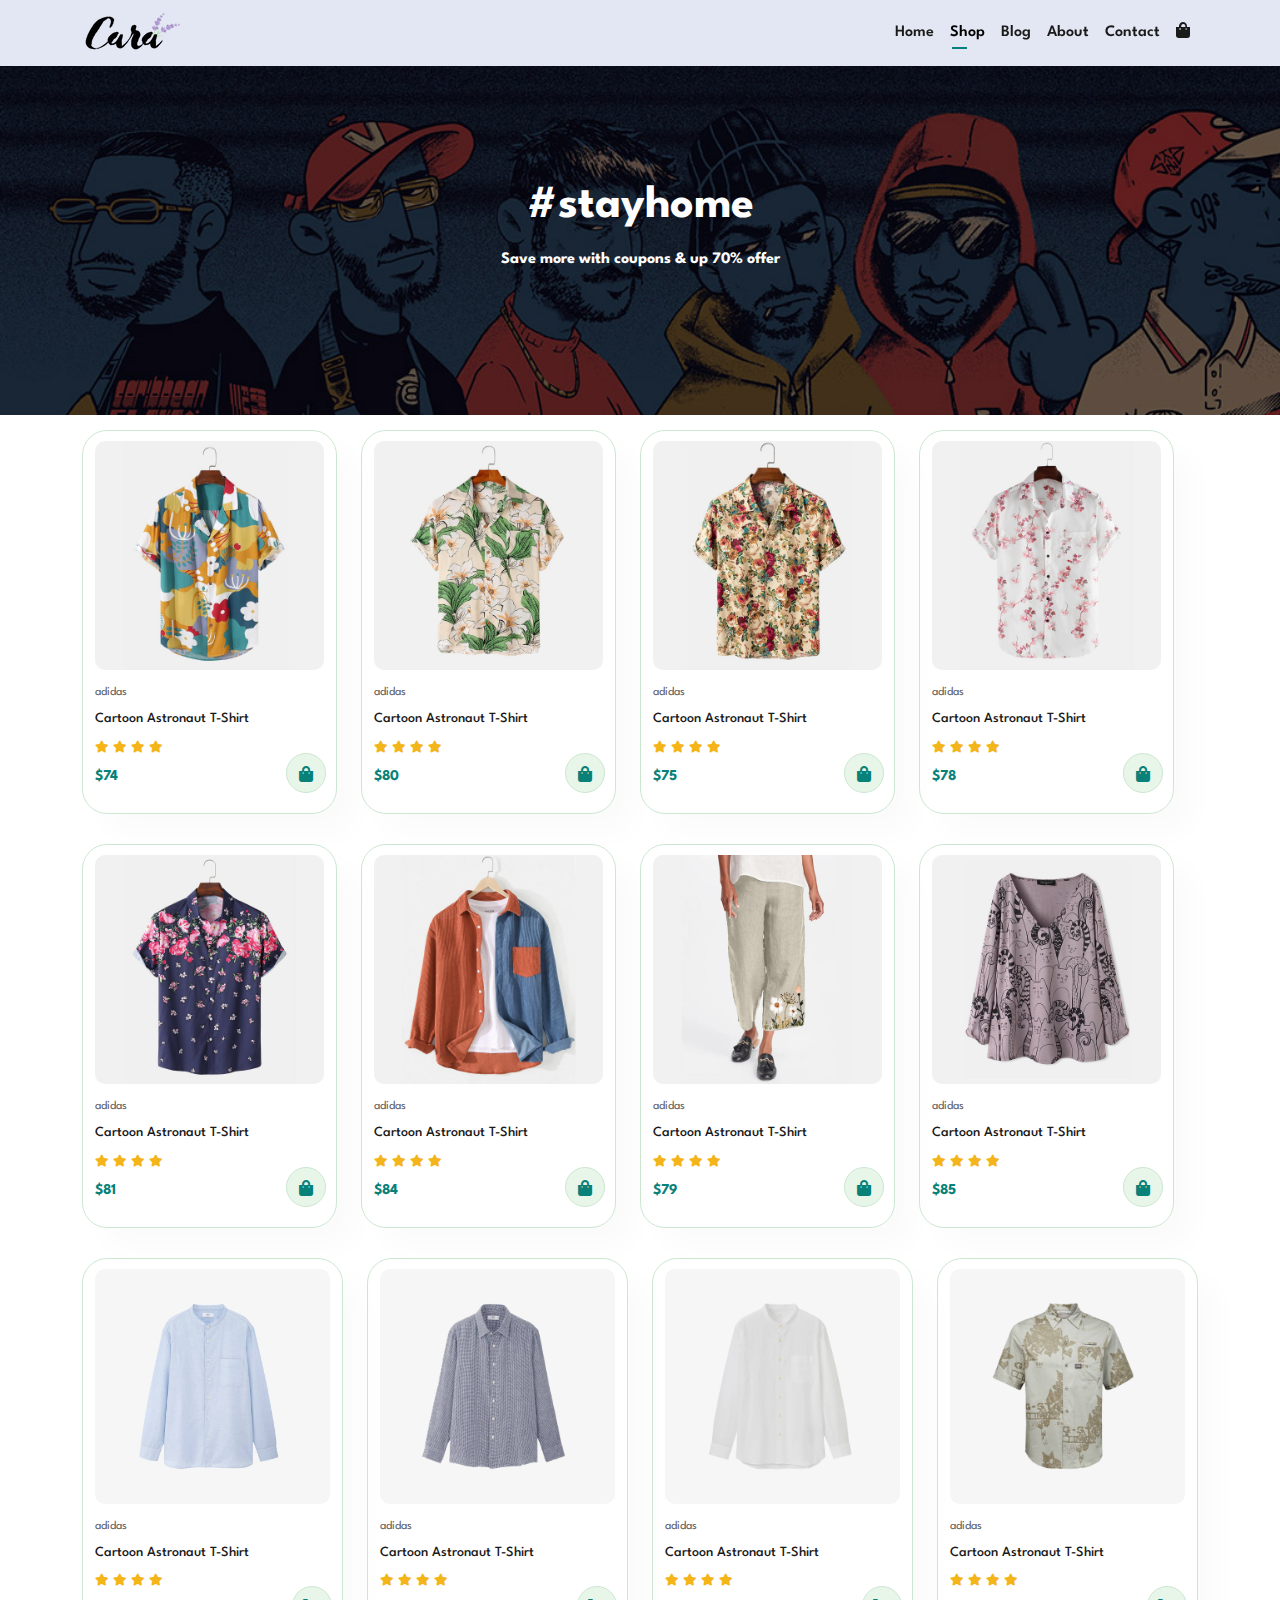
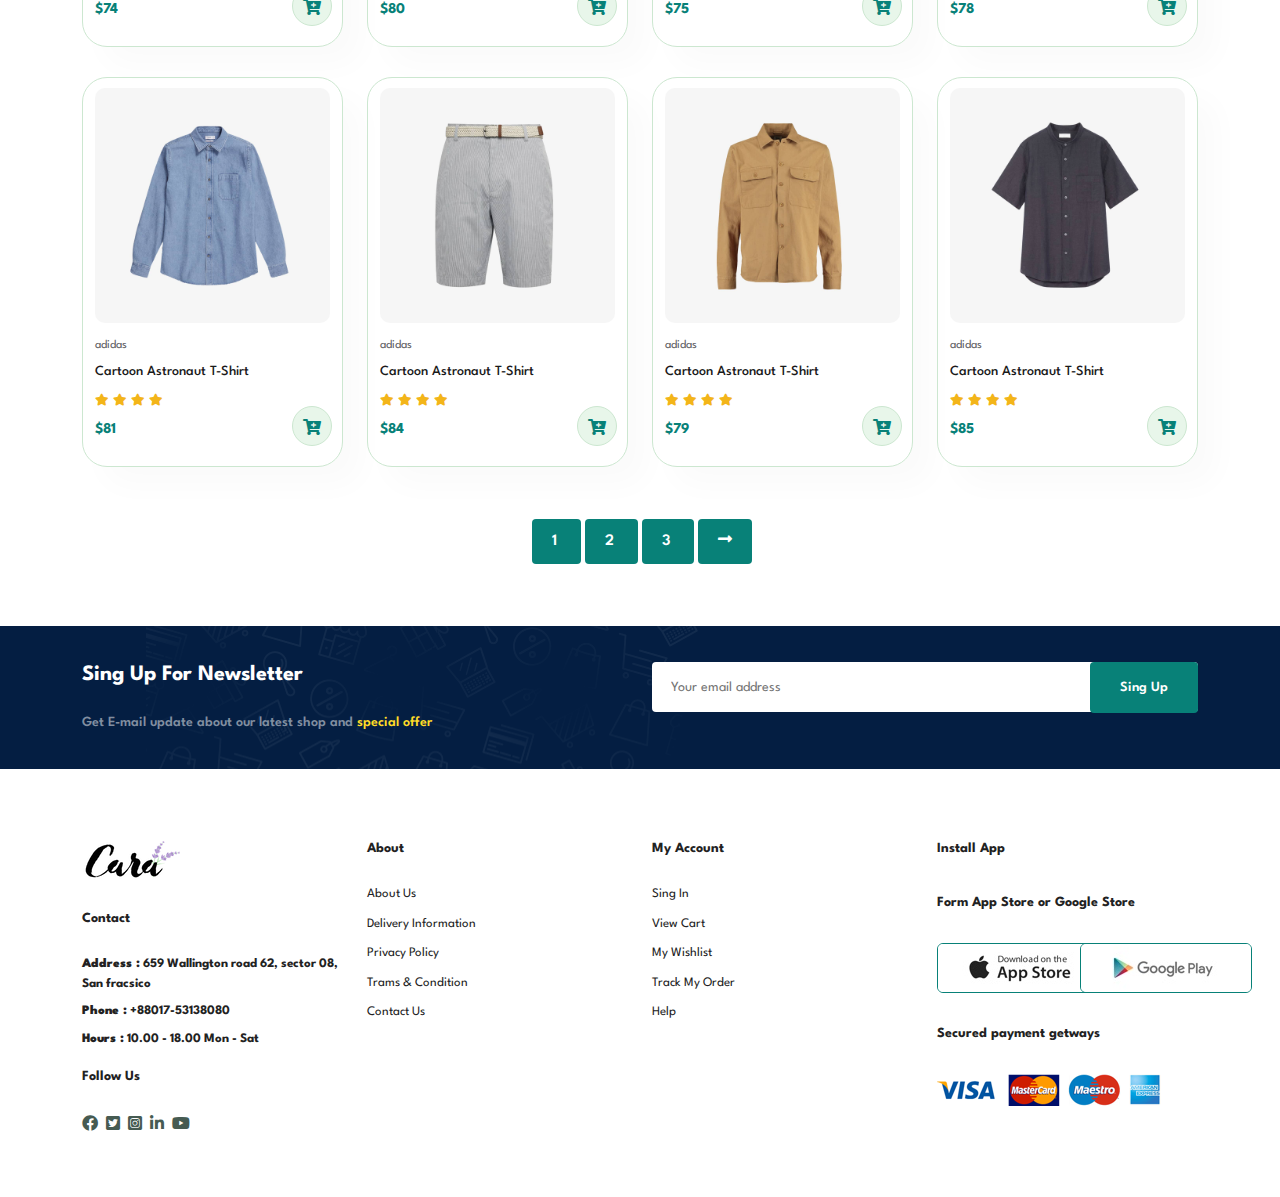
<file: shop.html>
<!DOCTYPE html>
<html lang="en">
<head>
    <meta charset="UTF-8">
    <meta http-equiv="X-UA-Compatible" content="IE=edge">
    <meta name="viewport" content="width=device-width, initial-scale=1.0">
    <link rel="shortcut icon" href="/img/assets/favicon.ico" type="image/x-icon">

    <title>Ecommerce </title>
    <link href="https://cdn.jsdelivr.net/npm/bootstrap@5.1.3/dist/css/bootstrap.min.css" rel="stylesheet" >
    <!-- <link rel="stylesheet" href="./css/bootstrap.min.css"> -->
    <link rel="stylesheet" href="./css/fontawesome.css">
    <link rel="stylesheet" href="./css/style.css">
</head>
<body >


   <!-- header start here -->

   <nav class="navbar navbar-expand-lg fixed-top  ">
    <div class="container">
      <a class="navbar-brand" href="#">
          <img src="./img/img/logo.png" alt="">
      </a>
      <button class="navbar-toggler" type="button" data-bs-toggle="collapse" data-bs-target="#navbarNav" aria-controls="navbarNav" aria-expanded="false" aria-label="Toggle navigation">
        <span class="navbar-toggler-icon"></span>
      </button>
      <div class="collapse navbar-collapse" id="navbarNav">
        <ul class="navbar-nav ms-auto">
          <li class="nav-item">
            <a class="nav-link " aria-current="page" href="index.html">Home</a>
          </li>
          <li class="nav-item">
            <a class="nav-link active" href="shop.html">Shop</a>
          </li>
          <li class="nav-item">
            <a class="nav-link" href="blog.html">Blog</a>
          </li>
          <li class="nav-item">
            <a class="nav-link" href="about.html">About</a>
          </li>
          <li class="nav-item">
            <a class="nav-link"  href="content.html">Contact</a>
          </li>
          <li class="nav-item">
            <a class="nav-link" href="cart.html">
                <i class="fas fa-shopping-bag"></i>
            </a>
          </li>
        </ul>
      </div>
    </div>
  </nav>

   <!-- header start end -->
  
<!-- hero start here -->   
<section class="page-header" id="page-header">
    <div class="container">
        <div class="row">
            <div class="col-md-12">
                <div class="page-header-content">                        
                        
                        <h2>#stayhome</h2>
                        
                        <p>Save more with coupons & up 70% offer</p>
                                          
                 </div>
            </div>                
        </div>
    </div>
</section>
<!-- hero end here -->
   

    <!-- product start here --> 
    <section class="product" id="product">
        <div class="container">
            <div class="row">               
                    <div class="row">
                        <div class="col-md-3" onclick="window.location.href='product.html'">
                            <div class="new-feature">
                                <div class="product-img">
                                    <img src="./img/img/products/f1.jpg" href="product.html" class="img-fluid" alt="">
                                    <div class="product-discription">
                                        <span>adidas</span>
                                        <h5>Cartoon Astronaut T-Shirt</h5>
                                        <div class="start">
                                            <i class="fas fa-star"></i>
                                            <i class="fas fa-star"></i>
                                            <i class="fas fa-star"></i>
                                            <i class="fas fa-star"></i>
                                        </div>
                                        <h4>$74</h4>
                                    </div>
                                    <a href="">
                                        <i class="fas fa-shopping-bag cart"></i>
                                    </a>
                                </div>
                            </div>
                        </div>
                        <div class="col-md-3">
                            <div class="new-feature">
                                <div class="product-img">
                                    <img src="./img/img/products/f2.jpg" class="img-fluid" alt="">
                                    <div class="product-discription">
                                        <span>adidas</span>
                                        <h5>Cartoon Astronaut T-Shirt</h5>
                                        <div class="start">
                                            <i class="fas fa-star"></i>
                                            <i class="fas fa-star"></i>
                                            <i class="fas fa-star"></i>
                                            <i class="fas fa-star"></i>
                                        </div>
                                        <h4>$80</h4>
                                    </div>
                                    <a href="">
                                        <i class="fas fa-shopping-bag cart"></i>
                                    </a>
                                </div>
                            </div>
                        </div>
                        <div class="col-md-3">
                            <div class="new-feature">
                                <div class="product-img">
                                    <img src="./img/img/products/f3.jpg" class="img-fluid" alt="">
                                    <div class="product-discription">
                                        <span>adidas</span>
                                        <h5>Cartoon Astronaut T-Shirt</h5>
                                        <div class="start">
                                            <i class="fas fa-star"></i>
                                            <i class="fas fa-star"></i>
                                            <i class="fas fa-star"></i>
                                            <i class="fas fa-star"></i>
                                        </div>
                                        <h4>$75</h4>
                                    </div>
                                    <a href="">
                                        <i class="fas fa-shopping-bag cart"></i>
                                    </a>
                                </div>
                            </div>
                        </div>
                        <div class="col-md-3">
                            <div class="new-feature">
                                <div class="product-img">
                                    <img src="./img/img/products/f4.jpg" class="img-fluid" alt="">
                                    <div class="product-discription">
                                        <span>adidas</span>
                                        <h5>Cartoon Astronaut T-Shirt</h5>
                                        <div class="start">
                                            <i class="fas fa-star"></i>
                                            <i class="fas fa-star"></i>
                                            <i class="fas fa-star"></i>
                                            <i class="fas fa-star"></i>
                                        </div>
                                        <h4>$78</h4>
                                    </div>
                                    <a href="">
                                        <i class="fas fa-shopping-bag cart"></i>
                                    </a>
                                </div>
                            </div>
                        </div>
                    </div>
                    <div class="row">
                        <div class="col-md-3">
                            <div class="new-feature">
                                <div class="product-img">
                                    <img src="./img/img/products/f5.jpg" class="img-fluid" alt="">
                                    <div class="product-discription">
                                        <span>adidas</span>
                                        <h5>Cartoon Astronaut T-Shirt</h5>
                                        <div class="start">
                                            <i class="fas fa-star"></i>
                                            <i class="fas fa-star"></i>
                                            <i class="fas fa-star"></i>
                                            <i class="fas fa-star"></i>
                                        </div>
                                        <h4>$81</h4>
                                    </div>
                                    <a href="">
                                        <i class="fas fa-shopping-bag cart"></i>
                                    </a>
                                </div>
                            </div>
                        </div>
                        <div class="col-md-3">
                            <div class="new-feature">
                                <div class="product-img">
                                    <img src="./img/img/products/f6.jpg" class="img-fluid" alt="">
                                    <div class="product-discription">
                                        <span>adidas</span>
                                        <h5>Cartoon Astronaut T-Shirt</h5>
                                        <div class="start">
                                            <i class="fas fa-star"></i>
                                            <i class="fas fa-star"></i>
                                            <i class="fas fa-star"></i>
                                            <i class="fas fa-star"></i>
                                        </div>
                                        <h4>$84</h4>
                                    </div>
                                    <a href="">
                                        <i class="fas fa-shopping-bag cart"></i>
                                    </a>
                                </div>
                            </div>
                        </div>
                        <div class="col-md-3">
                            <div class="new-feature">
                                <div class="product-img">
                                    <img src="./img/img/products/f7.jpg" class="img-fluid" alt="">
                                    <div class="product-discription">
                                        <span>adidas</span>
                                        <h5>Cartoon Astronaut T-Shirt</h5>
                                        <div class="start">
                                            <i class="fas fa-star"></i>
                                            <i class="fas fa-star"></i>
                                            <i class="fas fa-star"></i>
                                            <i class="fas fa-star"></i>
                                        </div>
                                        <h4>$79</h4>
                                    </div>
                                    <a href="">
                                        <i class="fas fa-shopping-bag cart"></i>
                                    </a>
                                </div>
                            </div>
                        </div>
                        <div class="col-md-3">
                            <div class="new-feature">
                                <div class="product-img">
                                    <img src="./img/img/products/f8.jpg" class="img-fluid" alt="">
                                    <div class="product-discription">
                                        <span>adidas</span>
                                        <h5>Cartoon Astronaut T-Shirt</h5>
                                        <div class="start">
                                            <i class="fas fa-star"></i>
                                            <i class="fas fa-star"></i>
                                            <i class="fas fa-star"></i>
                                            <i class="fas fa-star"></i>
                                        </div>
                                        <h4>$85</h4>
                                    </div>
                                    <a href="">
                                        <i class="fas fa-shopping-bag cart"></i>
                                    </a>
                                </div>
                            </div>
                        </div>
                    </div>
                 </div>  
                    <div class="row">
                        <div class="col-md-3">
                            <div class="new-feature">
                                <div class="product-img">
                                    <img src="./img/img/products/n1.jpg" class="img-fluid" alt="">
                                    <div class="product-discription">
                                        <span>adidas</span>
                                        <h5>Cartoon Astronaut T-Shirt</h5>
                                        <div class="start">
                                            <i class="fas fa-star"></i>
                                            <i class="fas fa-star"></i>
                                            <i class="fas fa-star"></i>
                                            <i class="fas fa-star"></i>
                                        </div>
                                        <h4>$74</h4>
                                    </div>
                                    <a href="">
                                        <i class="fas fa-cart-plus cart"></i>
                                    </a>
                                </div>
                            </div>
                        </div>
                        <div class="col-md-3">
                            <div class="new-feature">
                                <div class="product-img">
                                    <img src="./img/img/products/n2.jpg" class="img-fluid" alt="">
                                    <div class="product-discription">
                                        <span>adidas</span>
                                        <h5>Cartoon Astronaut T-Shirt</h5>
                                        <div class="start">
                                            <i class="fas fa-star"></i>
                                            <i class="fas fa-star"></i>
                                            <i class="fas fa-star"></i>
                                            <i class="fas fa-star"></i>
                                        </div>
                                        <h4>$80</h4>
                                    </div>
                                    <a href="">
                                        <i class="fas fa-cart-plus cart"></i>
                                    </a>
                                </div>
                            </div>
                        </div>
                        <div class="col-md-3">
                            <div class="new-feature">
                                <div class="product-img">
                                    <img src="./img/img/products/n3.jpg" class="img-fluid" alt="">
                                    <div class="product-discription">
                                        <span>adidas</span>
                                        <h5>Cartoon Astronaut T-Shirt</h5>
                                        <div class="start">
                                            <i class="fas fa-star"></i>
                                            <i class="fas fa-star"></i>
                                            <i class="fas fa-star"></i>
                                            <i class="fas fa-star"></i>
                                        </div>
                                        <h4>$75</h4>
                                    </div>
                                    <a href="">
                                        <i class="fas fa-cart-plus cart"></i>
                                    </a>
                                </div>
                            </div>
                        </div>
                        <div class="col-md-3">
                            <div class="new-feature">
                                <div class="product-img">
                                    <img src="./img/img/products/n4.jpg" class="img-fluid" alt="">
                                    <div class="product-discription">
                                        <span>adidas</span>
                                        <h5>Cartoon Astronaut T-Shirt</h5>
                                        <div class="start">
                                            <i class="fas fa-star"></i>
                                            <i class="fas fa-star"></i>
                                            <i class="fas fa-star"></i>
                                            <i class="fas fa-star"></i>
                                        </div>
                                        <h4>$78</h4>
                                    </div>
                                    <a href="">
                                        <i class="fas fa-cart-plus cart"></i>
                                    </a>
                                </div>
                            </div>
                        </div>
                    </div>
                    <div class="row">
                        <div class="col-md-3">
                            <div class="new-feature">
                                <div class="product-img">
                                    <img src="./img/img/products/n5.jpg" class="img-fluid" alt="">
                                    <div class="product-discription">
                                        <span>adidas</span>
                                        <h5>Cartoon Astronaut T-Shirt</h5>
                                        <div class="start">
                                            <i class="fas fa-star"></i>
                                            <i class="fas fa-star"></i>
                                            <i class="fas fa-star"></i>
                                            <i class="fas fa-star"></i>
                                        </div>
                                        <h4>$81</h4>
                                    </div>
                                    <a href="">
                                        <i class="fas fa-cart-plus cart"></i>
                                    </a>
                                </div>
                            </div>
                        </div>
                        <div class="col-md-3">
                            <div class="new-feature">
                                <div class="product-img">
                                    <img src="./img/img/products/n6.jpg" class="img-fluid" alt="">
                                    <div class="product-discription">
                                        <span>adidas</span>
                                        <h5>Cartoon Astronaut T-Shirt</h5>
                                        <div class="start">
                                            <i class="fas fa-star"></i>
                                            <i class="fas fa-star"></i>
                                            <i class="fas fa-star"></i>
                                            <i class="fas fa-star"></i>
                                        </div>
                                        <h4>$84</h4>
                                    </div>
                                    <a href="">
                                        <i class="fas fa-cart-plus cart"></i>
                                    </a>
                                </div>
                            </div>
                        </div>
                        <div class="col-md-3">
                            <div class="new-feature">
                                <div class="product-img">
                                    <img src="./img/img/products/n7.jpg" class="img-fluid" alt="">
                                    <div class="product-discription">
                                        <span>adidas</span>
                                        <h5>Cartoon Astronaut T-Shirt</h5>
                                        <div class="start">
                                            <i class="fas fa-star"></i>
                                            <i class="fas fa-star"></i>
                                            <i class="fas fa-star"></i>
                                            <i class="fas fa-star"></i>
                                        </div>
                                        <h4>$79</h4>
                                    </div>
                                    <a href="">
                                        <i class="fas fa-cart-plus cart"></i>
                                    </a>
                                </div>
                            </div>
                        </div>
                        <div class="col-md-3">
                            <div class="new-feature">
                                <div class="product-img">
                                    <img src="./img/img/products/n8.jpg" class="img-fluid" alt="">
                                    <div class="product-discription">
                                        <span>adidas</span>
                                        <h5>Cartoon Astronaut T-Shirt</h5>
                                        <div class="start">
                                            <i class="fas fa-star"></i>
                                            <i class="fas fa-star"></i>
                                            <i class="fas fa-star"></i>
                                            <i class="fas fa-star"></i>
                                        </div>
                                        <h4>$85</h4>
                                    </div>
                                    <a href="">
                                        <i class="fas fa-cart-plus cart"></i>
                                    </a>
                                </div>
                            </div>
                        </div>
                    </div>
            </div>
        </div>
    </section>
    <!-- product end here -->

    <!-- pagination start -->
    <section class="pagination py-5 id="pagination">
        <div class="container">
            <div class="row">
              <div class="col-md-12">
                  <div class="pagination-icon">
                    <a href="#">1 </a>
                    <a href="#">2 </a>
                    <a href="#">3 </a>
                    <a href="#"><i class="fas fa-long-arrow-alt-right"></i> </a>
                  </div>
              </div>
            </div>
        </div>
    </section>
    <!-- pagination end -->

    <!-- newsletter start here --> 
    <section class="newsletter py-3 my-4" id="newsletter">
        <div class="container">
            <div class="row">
                <div class="col-md-6">
                    <div class="news">
                        <h4>Sing Up For Newsletter</h4>
                        <p>Get E-mail update about our latest shop and <span>special offer</span></p>
                    </div>
                </div>
                <div class="col-md-6">
                    <div class="form">
                        <input type="text" placeholder="Your email address">
                        <button class="normal">Sing Up</button>
                    </div>
                </div>
            </div>
        </div>
    </section>
    <!-- newsletter end here --> 

    <!-- footer start here -->
      <footer class="footer pt-5" id="footer">
          <div class="container">
              <div class="row">
                  <div class="col-md-3">
                    <div class="footer-1">
                        <img src="./img/img/logo.png" class="img-fluid logo" alt="">
                        <h4>Contact</h4>
                        <p> <strong>Address :</strong> 659 Wallington road 62, sector 08, San fracsico </p>
                        <p> <strong>Phone :</strong> +88017-53138080 </p>
                        <p> <strong>Hours :</strong> 10.00 -  18.00  Mon - Sat </p>
                        <div class="follow">
                            <h4>Follow Us</h4>
                            <div class="icon">
                                <i class="fab fa-facebook"></i>
                                <i class="fab fa-twitter-square"></i>
                                <i class="fab fa-instagram-square"></i>
                                <i class="fab fa-linkedin-in"></i>
                                <i class="fab fa-youtube"></i>
                            </div>
                        </div>
                    </div>  
                  </div>
                  <div class="col-md-3">
                      <div class="footer-2">
                          <h4>About</h4>
                          <a href="#">About Us</a>
                          <a href="#">Delivery Information</a>
                          <a href="#">Privacy Policy</a>
                          <a href="#">Trams & Condition</a>
                          <a href="#">Contact Us</a>
                      </div>
                  </div>
                  <div class="col-md-3">
                    <div class="footer-3">
                        <h4>My Account</h4>
                        <a href="#">Sing In</a>
                        <a href="#">View Cart</a>
                        <a href="#">My Wishlist</a>
                        <a href="#">Track My Order</a>
                        <a href="#">Help</a>
                    </div>
                  </div>
                  <div class="col-md-3">
                      <div class="footer-4">
                          <h4>Install App</h4>
                          <p>Form App Store or Google Store</p>
                          <div class="row">
                              <div class="col-md-6">
                               <div class="pay">
                                <img src="./img/img/pay/app.jpg" alt="">
                               </div>
                              </div>
                              <div class="col-md-6">
                                  <div class="pay">
                                    <img src="./img/img/pay/play.jpg" alt="">
                                  </div>
                              </div>
                          </div>
                          <p>Secured payment getways</p>
                          <img src="./img/img/pay/pay.png" alt="">
                      </div>
                  </div>
              </div>
          </div>
          <div class="copyRight">
              <p>2-22022 All Reserve By Ahsan</p>
          </div>
      </footer>
    <!-- footer end here -->

     
     <!-- bootstrap js -->
     <script src="https://cdn.jsdelivr.net/npm/bootstrap@5.1.3/dist/js/bootstrap.bundle.min.js" 
     ></script>
    <!-- <script ser="./js/bootstrap.bundle.min.js"></script>  -->
    <script src="./js/main.js"></script>
   
</body>
</html>
</file>
<file: css/style.css>
@import url('https://fonts.googleapis.com/css2?family=Spartan:wght@100;200;300;400;500;600;700;800;900&display=swap');
*{

    margin: 0;
    padding: 0;
    box-sizing: border-box;
    font-family: 'Spartan', sans-serif;
}
h1{

    font-size: 50px;
    line-height: 64px;
    color: #222;
}
h2{

    font-size: 46px;
    line-height: 54px;
    color: #222;
}
h4{

    font-size: 20px;
    color: #222;
}
h6{

    font-weight: 700;
    font-size: 12px;
}
p{

    font-size: 16px;
    color: #465b52;
    margin: 15px 0 20px 0;
}
.section-p1{

    margin: 40px 80px;
}
.section-m1{

    margin: 40px 0;
}
button.normal{

    font-size: 14px;
    font-weight: 600;
    padding: 15px 30px;
    color: #000;
    background-color: #fff;
    border-radius: 4px;
    cursor: pointer;
    border: none;
    outline: none;
    transition: 0.2s;
}
button.white{

    font-size: 13px;
    font-weight: 600;
    padding: 11px 18px;
    color: #fff;
    background-color: transparent;
    cursor: pointer;
    border: 1px solid #fff;
    outline: none;
    transition: 0.2s;
}
body{

    width: 100%;
}
/* navbar start  */
.navbar{

    box-shadow: 0 5px 15px rgba(0, 0, 0, 0.06);
    background: #e3e6f3;
}
.navbar li{

    position: relative;
}
.navbar ul li a {

    color: #1a1a1a;
    font-size: 16px;
    font-weight: 600;
    transition: 0.3s ease;

}
.navbar ul li a:hover,
.navbar ul li a.active{

    color: #088178;
}
.navbar ul li a.active::after,
.navbar ul li a:hover::after{

    content: '';
    width: 30%;
    height: 2px;
    background: #088178;
    position: absolute;
    bottom: 4px;
    left: 10px;
}
/* navbar end */

/* hero start */
#hero{

    background-image: url('../img/img/hero4.png');
    height: 90vh;
    width: 100%;
    background-size: cover;
    background-position: top 25% right 0;
    padding: 0 80px;
}
.hero-content{

    display: flex;
    flex-direction: column;
    align-items: flex-start;
    justify-content: center;
    height: 90vh;
   
}
.hero-content h4{

    padding-bottom: 15px;
}
.hero-content h1{

    color:#088178;
}

.hero-content button{

    background: url('../img/img/button.png');
    background-color: transparent;
    border: 0;
    color:#088178;
    padding: 14px 80px 14px 65px;
    background-repeat: no-repeat;
    cursor: pointer;
    font-weight: 700;
    font-size: 15px;

}
/* hero end */

/* feature start */
.feature .fe-box{

    width: 180px;
    text-align: center;
    padding: 25px 15px;
    box-shadow: 20px 20px 34px rgba(0, 0, 0, 0.03);
    border: 1px solid #cce7d0;
    border-radius: 4px;
    margin: 15px 0;
}
.feature .fe-box:hover{

    box-shadow: 10px 10px 54px rgba(70, 62, 221, 0.1);
}
.feature .fe-box h6{

    display: inline-block;
    padding: 9px 8px 6px 8px;
    line-height: 1;
    border-radius: 4px;
    color: #088178;
    background-color: #fddde4;
}
.feature .fe-box img{

    width: 100%;
    margin-bottom: 10px;
}
/* feature end */

/* product end */
.product .product-img{
    width: 100%;
    padding: 10px 12px;
    border: 1px solid #cce7d0;
    border-radius: 25px;
    cursor: pointer;
    box-shadow: 20px 20px 30px rgba(0, 0, 0, 0.02);
    transition: 0.02s ease;
    margin: 15px 0;
    position: relative;

}
.product .product-img:hover{

    box-shadow: 20px 20px 30px rgba(0, 0, 0, 0.06);
}
.product .product-img img{

    width: 100%;
    height: 100%;
    border-radius: 10px;

}
.product .product-img .product-discription{

    text-align: start;
    padding: 10px 0;
}
.product .product-img .product-discription span{
    color: #606063;
    font-size: 12px;
}
.product .product-img .product-discription h5{
    padding-top: 7px;
    color: #1a1a1a;
    font-size: 14px;
}
.product .product-img .product-discription i{
    color: rgb(243, 181, 25);
    font-size: 12px;
}
.product .product-img .product-discription h4{
    padding-top: 7px;
    font-weight: 700;
    font-size: 15px;
    color: #088178;
}
.product .product-img .cart{

    width: 40px;
    height: 40px;
    line-height: 40px;
    border-radius: 50px;
    color: #088178;
    background-color: #e8f6ea;
    font-weight: 700;
    border: 1px solid #cce7d0;
    position: absolute;
    bottom: 20px;
    right: 10px;
    text-align: center;   
    
}
section#product p {
    color: #222;
}
/* product end */

/* banner start */
.banner{

    background-image: url('../img/img/banner/b2.jpg');
    width: 100%;
    padding: 60px 30px !important;
    background-size: cover;
    background-position: center ;
}
.banner h4{

    color: #fff;
    font-size: 16px;
}
.banner h2{

    color: #fff;
    font-size: 30px;
    padding: 10px 0;
}
.banner h2 span{

    color: #ef3636;
}
.banner button:hover{

    background-color: #088178;
    color: #fff;
}
/* banner end */

/* sm-banner start */
.sm-banner .banner-box{

    background-image: url(../img/img/banner/b17.jpg);
    background-position: center ;
    background-size: cover;
    min-width: 580px;
    height: 40vh;
    display: flex;
    flex-direction:column;
    justify-content: center;
    align-items: flex-start;
    padding: 30px;
    margin-right: 50px !important;
   
    
}
.sm-banner .banner-box-2{

    margin-left: 20px;
    background-image: url(../img/img/banner/b10.jpg);
    
}
.sm-banner .banner-box h4{

    font-size: 20px;
    color: #fff;
    font-weight: 300;
}
.sm-banner .banner-box h2{

    font-size: 28px;
    color: #fff;
    font-weight: 800;
}
.sm-banner .banner-box span{

    font-size: 14px;
    color: #fff;
    font-weight: 500;
    padding-bottom: 15px;
}
.sm-banner .banner-box:hover button{

    background-color: #088178;
    border: 1px solid #088178;

}
/* sm-banner end */

/* banner3 start */
.banner3 .banner-content-3{
  
    background-image: url('../img/img/banner/b7.jpg');
    background-position: center;
    background-size: cover;
    height: 20vh;
    display: flex;
    justify-content: center;
    align-items: flex-start;
    flex-direction:column;
    padding: 30px;

    
}
.banner3 .banner-content-3 h3{

    font-size: 20px;
    color: #fff;
    font-weight: 300;
}
.banner3 .banner-content-3 span{

    font-size: 14px;
    color: #ef3636;
    font-weight: 500;
    padding-bottom: 15px;
}
.banner3 .img-2{

    background-image: url(../img/img/banner/b18.jpg);
    
}
.banner3 .img-1{

    background-image: url(../img/img/banner/b4.jpg);
    
}
/* banner3 end */

/* newsletter start */
.newsletter{

    display: flex;
    justify-content: space-between;
    flex-wrap: wrap;
    align-items: center;
    background-image: url('../img/img/banner/b14.png');
    background-repeat: no-repeat;
    background-position: 20% 30%;
    background-color: #041e42;
}
.newsletter .news{

    display: flex;
    justify-content: space-between;
    flex-wrap: wrap;
    align-items: center;
    text-align: center;
    
}
.newsletter .form{

    display: flex;
    justify-content: end;
    flex-wrap: wrap;
    align-items: flex-end;
    text-align: right;
    margin-top: 20px;
    
}
.newsletter .news h4{

    font-size: 22px;
    color: #fff;
    font-weight: 700;
    margin-top: 20px;
}
.newsletter .news p{

    font-size: 14px;
    color: #818ea0;
    font-weight: 600;
}
.newsletter .news span{

  color: #ffdb27;
}
.newsletter .form input{

    height: 3.125rem;
    padding: 0 1.25em;
    width: 100%;
    font-size: 14px;
    border: 1px solid transparent;
    border-radius: 4px;
    outline: none;
}
.newsletter .form button{

    background-color: #088178;
    color: #fff;
    white-space: nowrap;
}
button.normal {
    margin-top: -50px;
}

/* newsletter end */

/* footer start */
.footer .footer-1 .logo{

    margin-bottom: 30px;
}
.footer .footer-1 h4{

   font-size: 14px;
   padding-bottom: 20px;
   font-weight: bold;
}
.footer .footer-1 p{

   font-size: 13px;
   margin: 0 0 8px 0;
}
.footer a{

   font-size: 13px;
   text-decoration: none;
   color: #222;
   margin-bottom: 10px;
   display: block;
}
.footer .follow h4{

    margin-top: 20px;
}
.footer-1 p {
    color: #222;
}
.footer .follow i{


    cursor: pointer;
    color: #465b52;
    padding-right: 4px;
}
.footer .footer-2 h4{

    font-size: 14px;
    padding-bottom: 20px;
    font-weight: bold;
}
 .footer .footer-3 h4{

    font-size: 14px;
    padding-bottom: 20px;
    font-weight: bold;
}
 .footer .footer-4 h4{

    font-size: 14px;
    padding-bottom: 20px;
    font-weight: bold;
}
.footer .footer-4 .pay img{

    border: 1px solid #088178;
    border-radius: 6px;
   
}
.footer-4 p {
    color: #222;
    font-size: 14px;
}
.footer .footer-4 img{

    margin: 10px 0 15px 0;
}
.footer .follow i:hover,
.footer a:hover{

    color: #088178;
}
.footer .copyRight{

    width: 100%;
    text-align: center;
}
/* footer end */

/* page-header start */
.page-header{

    background-image: url('../img/img/banner/b1.jpg');
    width: 100%;
    height: 40vh;
    background-size: cover;
    display: flex;
    justify-content: center;
    flex-direction: column;
    text-align: center;
    padding: 14px;
    margin-top: 55px;
    
}
.page-header .page-header-content h2, p{

    color: #fff;
    font-weight: bold;
}
/* page-header end */

/* pagination start */
.pagination{

    text-align: center;
  
    
}
.pagination .pagination-icon a{

    text-decoration: none;
    background: #088178;
    padding: 15px 20px;
    border-radius: 4px;
    font-weight: 600;
    margin-left: 4px;
    color: #fff;
}
.pagination .pagination-icon a i{

    font-size: 16px;
    font-weight: 600;
 
}
/* pagination end */

/* single product start */
.product-details .single-pro-img .small-img-group .small-img-col{

    cursor: pointer;
    flex-basis: 24%;
    font-weight: bold;
    
}
.product-details .single-pro-details h4{

    padding: 40px 0 20px 0;
    font-weight: bold;

}
.product-details .single-pro-details h2{

    font-size: 26px;

}
.product-details .single-pro-details select{

    display: block;
    padding: 5px 10px;
    margin-bottom: 10px;

}
.product-details .single-pro-details input{


    width: 50px;
    height: 47px;
    padding-left: 10px;
    font-size: 16px;
    margin-right: 10px;

}
.product-details .single-pro-details input:focus{

    outline: none;
}
.product-details .single-pro-details button{

    background-color: #088178;
    color: #fff;
}
.product-details .single-pro-details span{

    line-height: 30px;
}
/* single product end */

/* blog-header start */
.blog-header{

    background-image: url('../img/img/banner/b19.jpg');
    width: 100%;
    height: 40vh;
    background-size: cover;
    display: flex;
    justify-content: center;
    flex-direction: column;
    text-align: center;
    padding: 14px;
    margin-top: 55px;
    
}
.blog{

    padding: 150px 150px 0 150px;
    margin-top: 40px;
    
}
.blog .blog-box .blog-img{

    margin-right: 40px;

}
.blog .blog-box .blog-img img{

    width: 100%;
    height: 300px;
    object-fit: cover;
    

}
.blog .blog-details{

    width: 100%;
    justify-content: center;
    align-items: center;
    margin-top: 55px;
}
.blog .blog-details h4{

    font-weight: bold;
}
.blog .blog-details p{

    color: #000;
}
.blog .blog-details a{

    text-decoration: none;
    font-size: 11px;
    color: black;
    font-weight: 700;
    position: relative;
    transition: .3s;
}
.blog .blog-details a:hover{

    color: #088178;
}
.blog .blog-details a::after{

    content: '';
    position: absolute;
    width: 50px;
    height: 1px;
    background-color: #000;
    top: 4px;
    right: -60px;

}
.blog .blog-details a:hover::after{

    color: #088178;

}
.blog .blog-details{

    position: relative;
}
.blog .blog-details h2{

    position: absolute;
    top: -90px;
    left: -383px;
    font-size: 70px;
    font-weight: 700;
    color: #c9cbce;
    z-index: -9;
}
/* blog-header end */

/* about-header start */
.about-header{

    background-image: url('../img/img/about/banner.png');
    width: 100%;
    height: 40vh;
    background-size: cover;
    display: flex;
    justify-content: center;
    flex-direction: column;
    text-align: center;
    padding: 14px;
    margin-top: 55px;
    
}
.about-header h2{

    color: #fff;
}
.about-header .about-head-img img{

    width: 100%;
    height: auto;
}
.about-head-content p {
    color: #000;
}
/* about-header end */

/* about-app start */
.about-app{

    text-align: center;
}
.about-app .app-video h2{

    margin-bottom: 30px;
}
.about-app .app-video h2 a{

    color: #4E1B7C;
}
.about-app .app-video .video{


    width: 70%;
    height: 100%;
    margin: 30px auto 0 auto;
    
}

/* about-app end */

/* contact start */
.contact .details span{

    font-size: 12px;
}
.contact .details h2{

    font-size: 26px;
    line-height: 35px;
    padding: 20px 0;
    font-weight: bold;
}
.contact .details h3{

    font-size: 16px;
    padding-bottom: 15px;
    font-weight: bold;
}
.contact .icon-details li{

    list-style: none;
    display: flex;
    padding: 10px 0;
}
.contact .icon-details li i{

    font-size: 14px;
    padding-right: 22px;
}
.contact .icon-details li p{

    margin: 0;
    font-size: 14px;
    color: #000;
}
.contact .map{

    height: 400px;
}
.contact .map iframe{

    width: 100%;
    height: 100%;
}
/* contact end */

/* contact-details start */
.contact-details .form-details form span{

    font-size: 12px;
}
.contact-details .form-details form h2{

    font-size: 26px;
    line-height: 35px;
    padding: 20px 0;
    font-weight: bold;
}
.contact-details .form-details form button{

    background-color: #088178;
    color: #fff;
    padding: 10px 30px;
}
.contact-details .people{

    padding-bottom: 25px;
    margin-top: 75px;
   
}
.contact-details .people div{
    
    display: flex;
    align-items: flex-start;
    margin-bottom: 25px;
}

.contact-details .people img{

    width: 65px;
    height: 65px;
    object-fit: cover;
    margin-right: 15px;
}
.contact-details .people p{

    color: #000;
    margin: 0;
    font-size: 13px;
    line-height: 25px;
}
.contact-details .people p span{

    display: block;
    font-size: 15px;
    font-weight: 600;
    color: black;
}
/* contact-details end */
</file>
